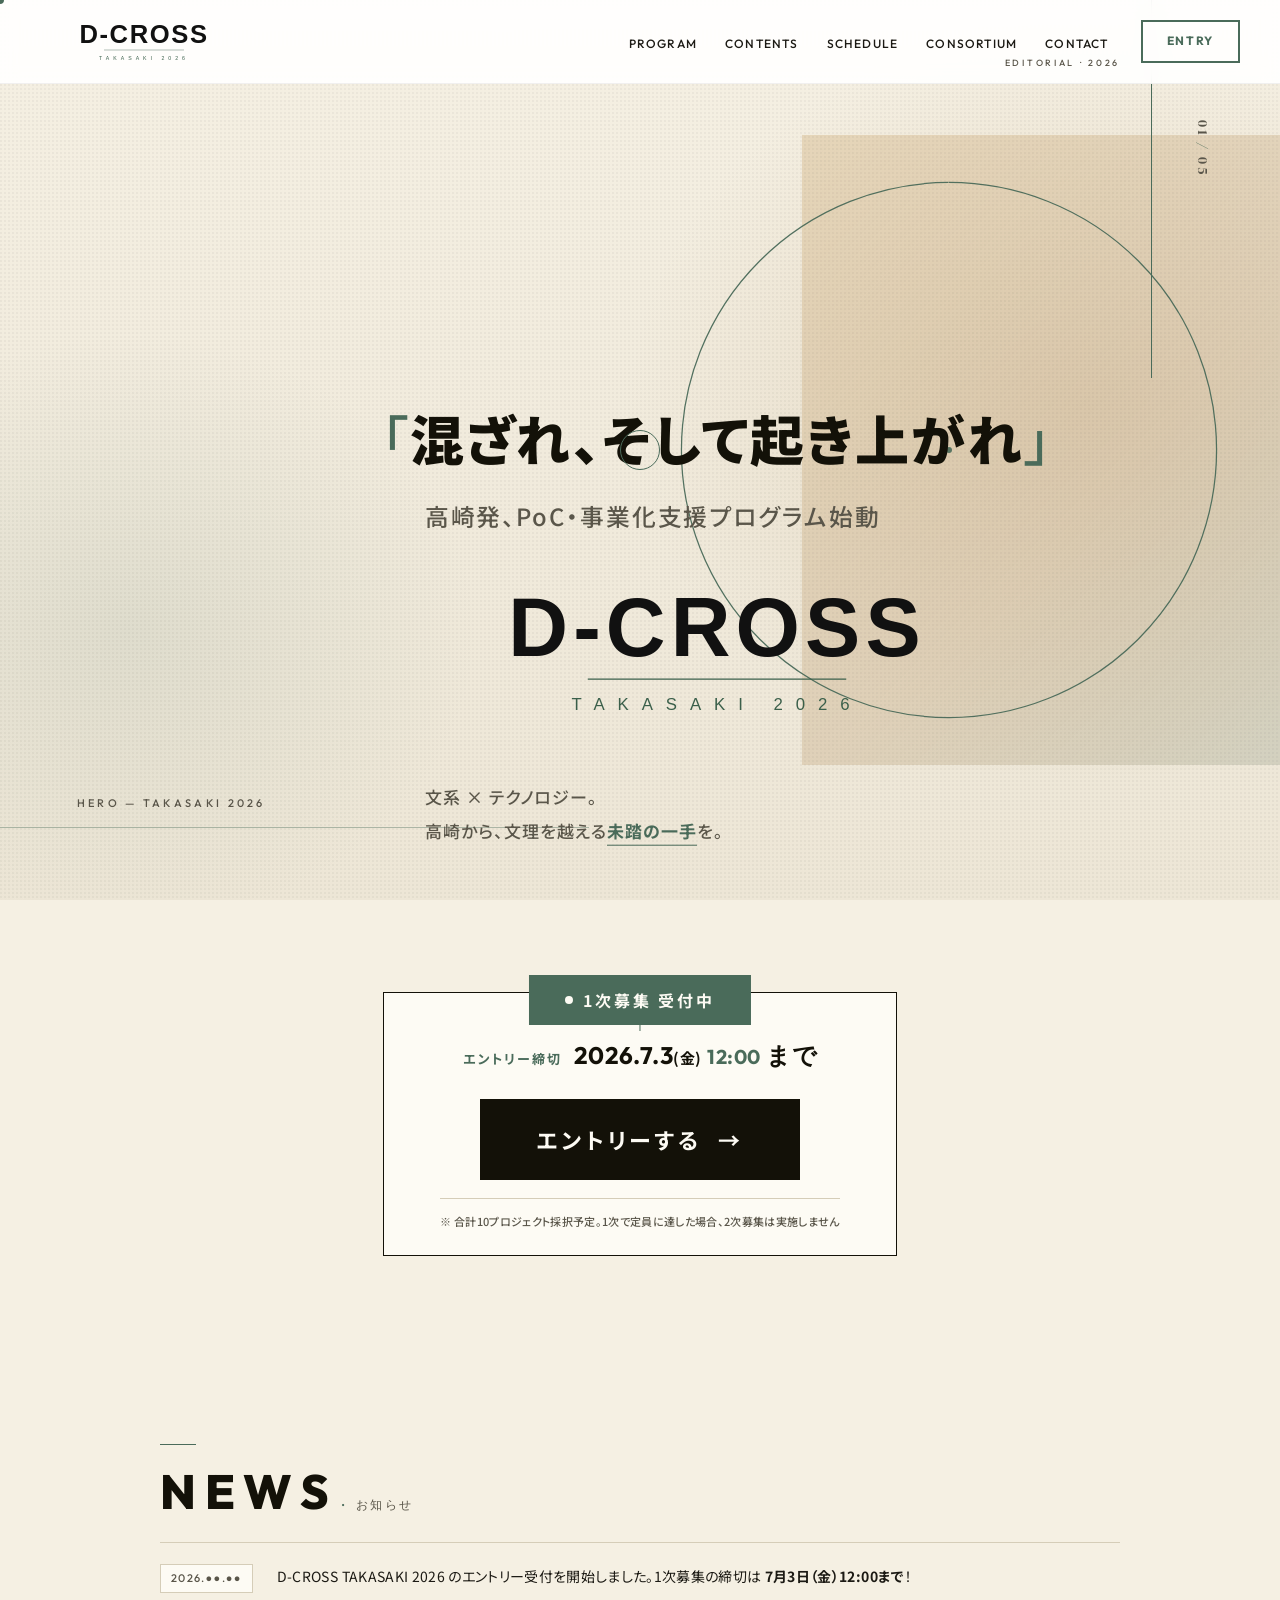
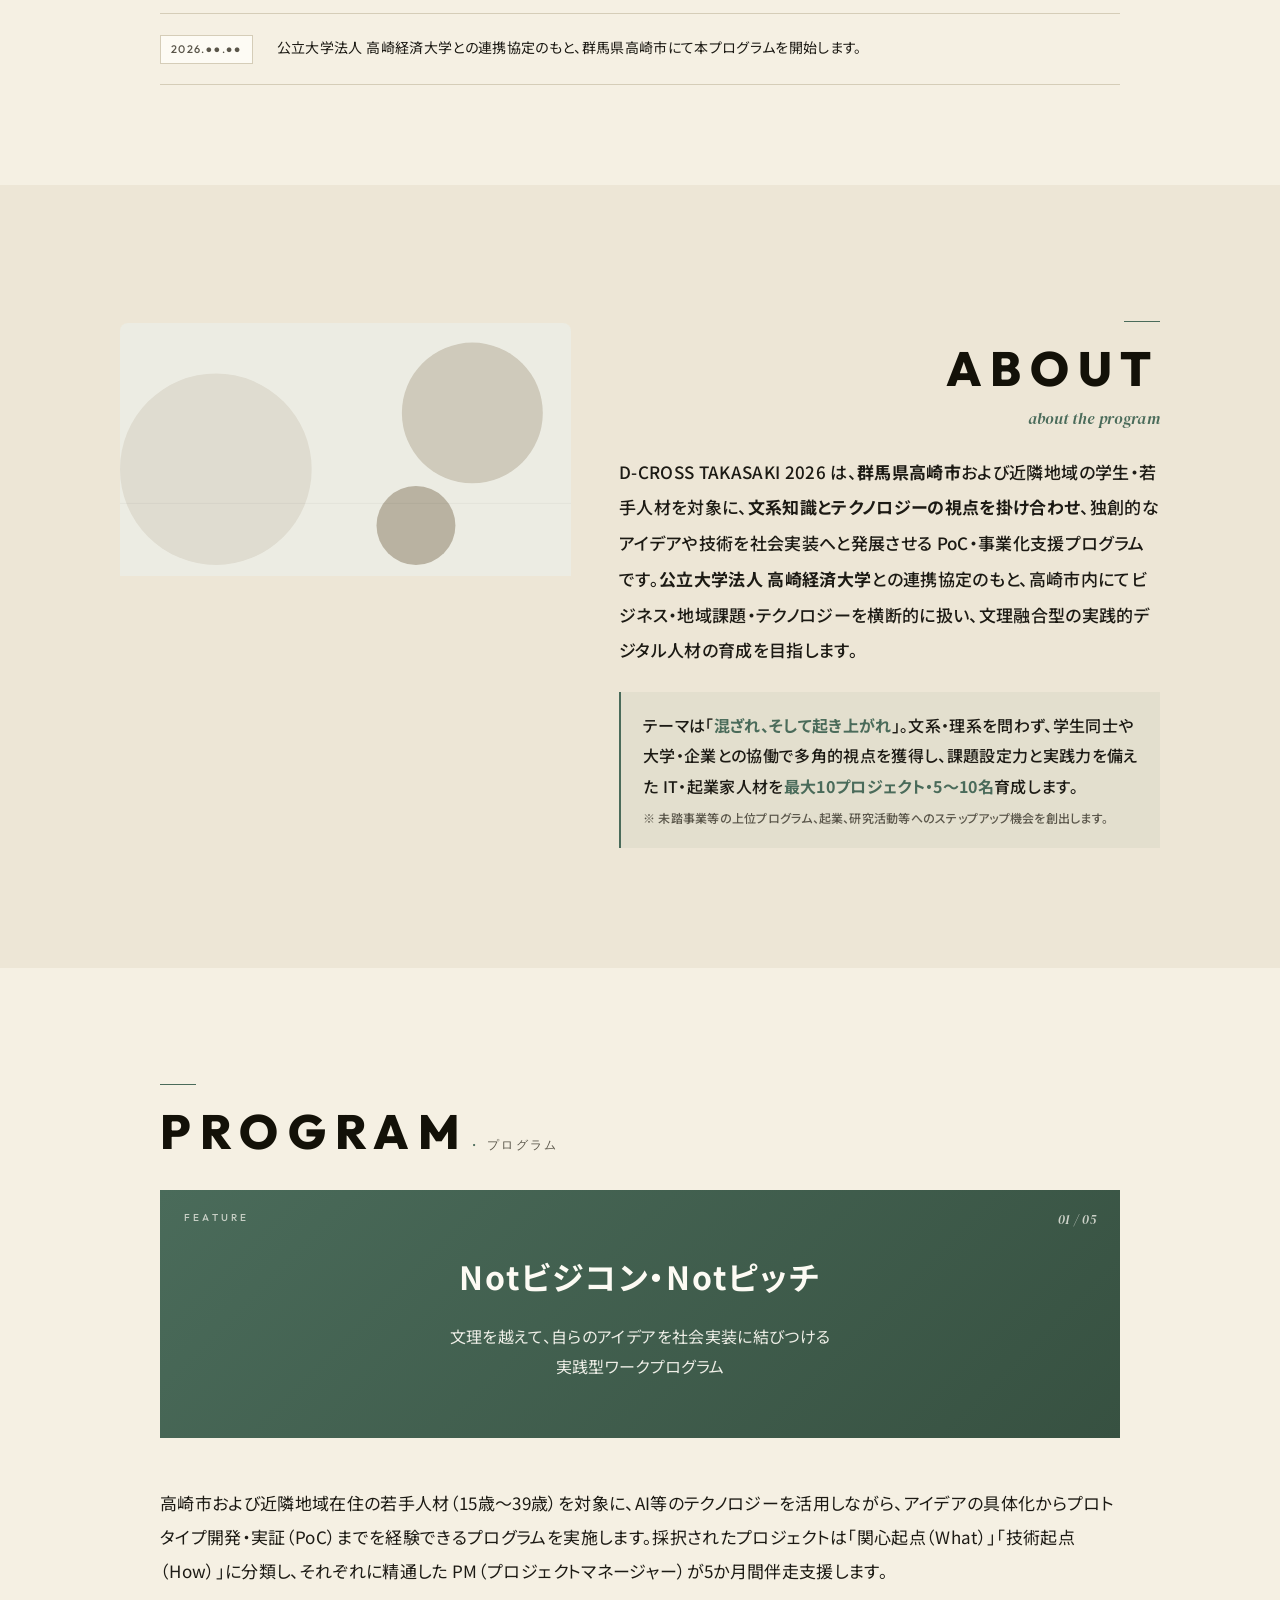
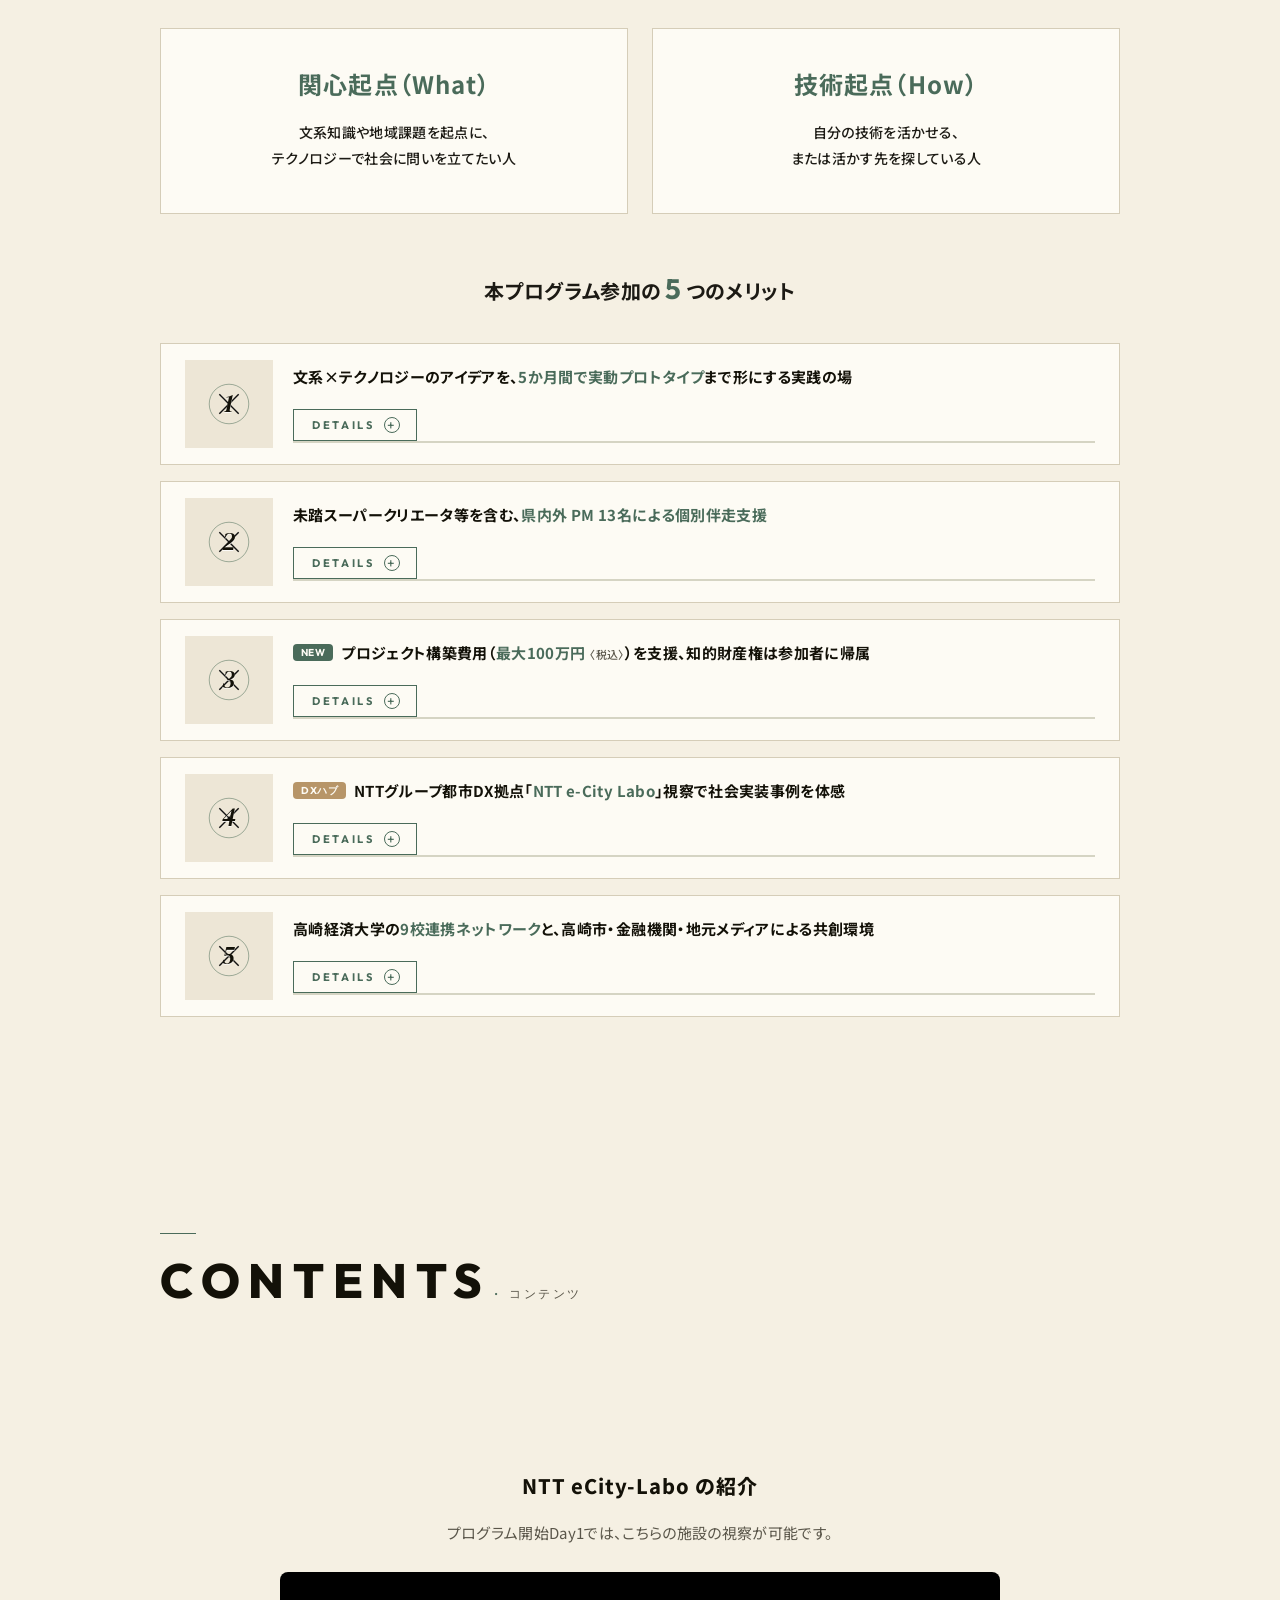
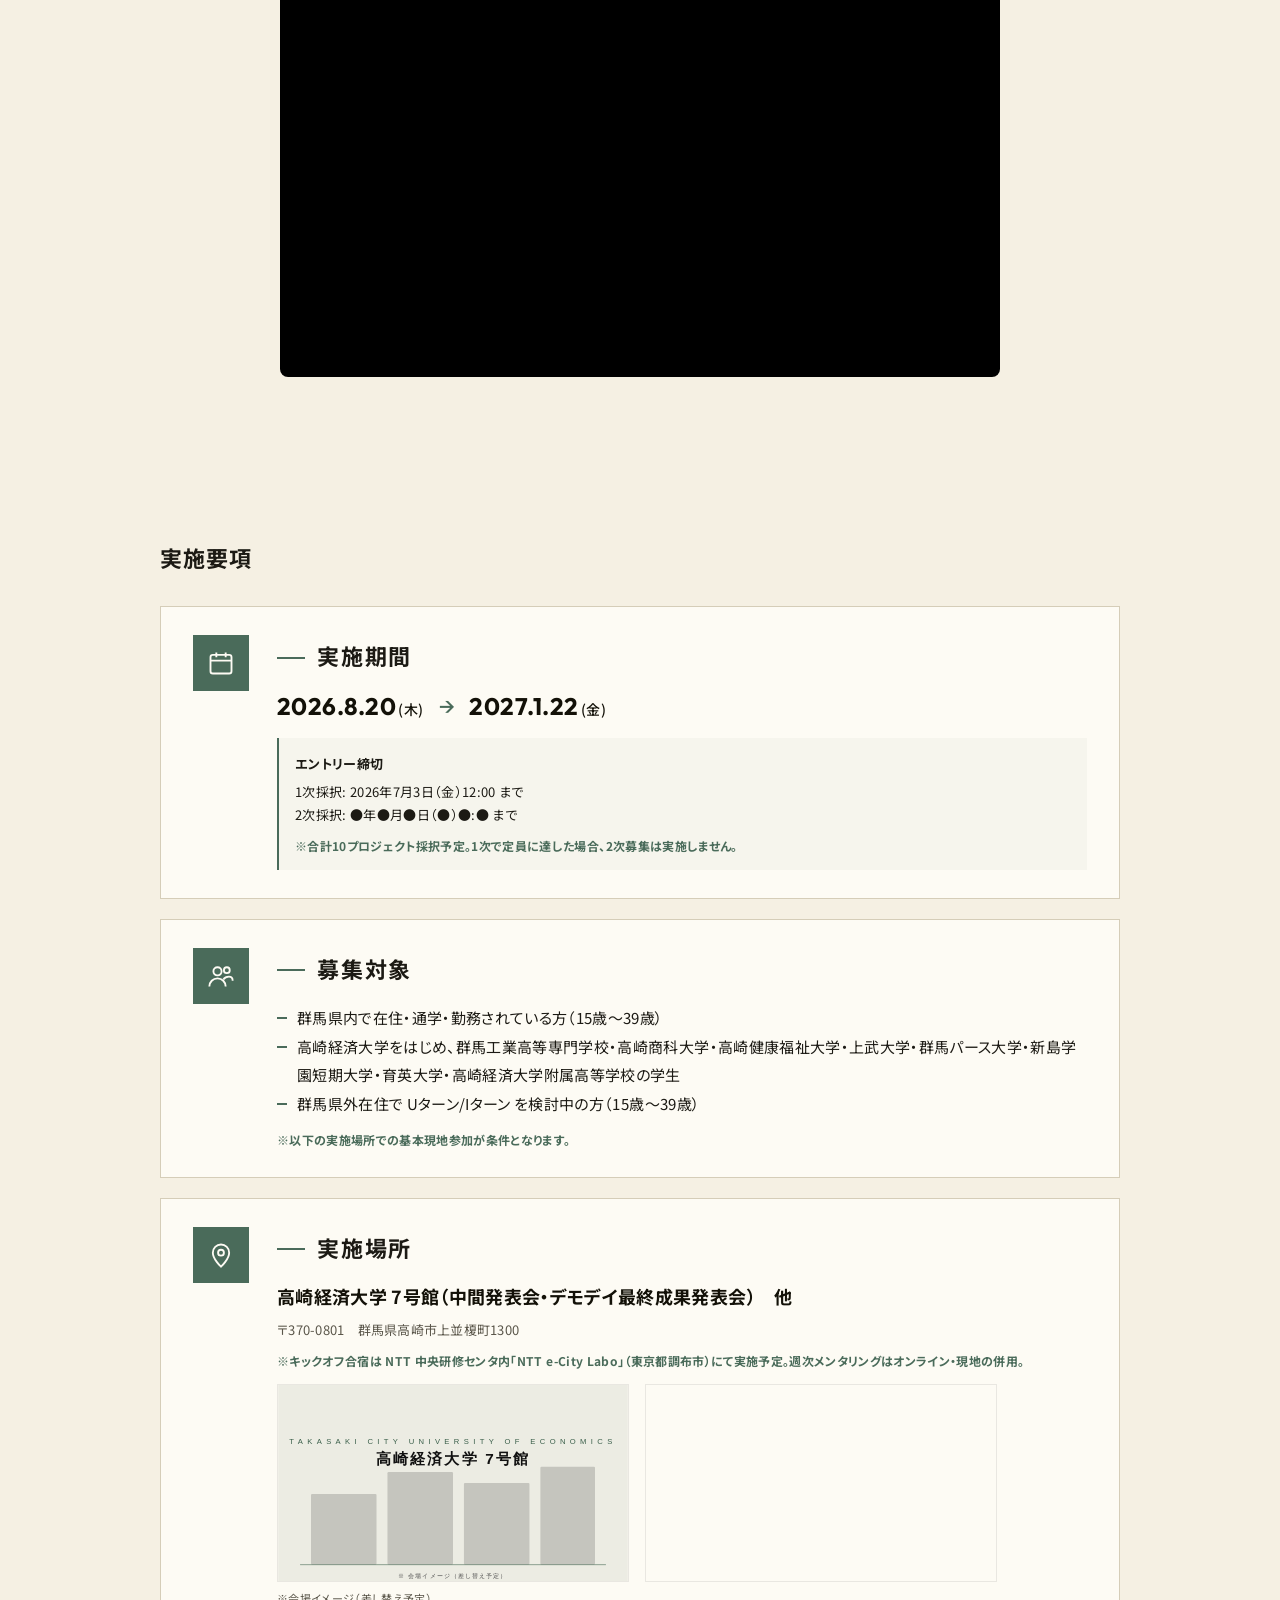
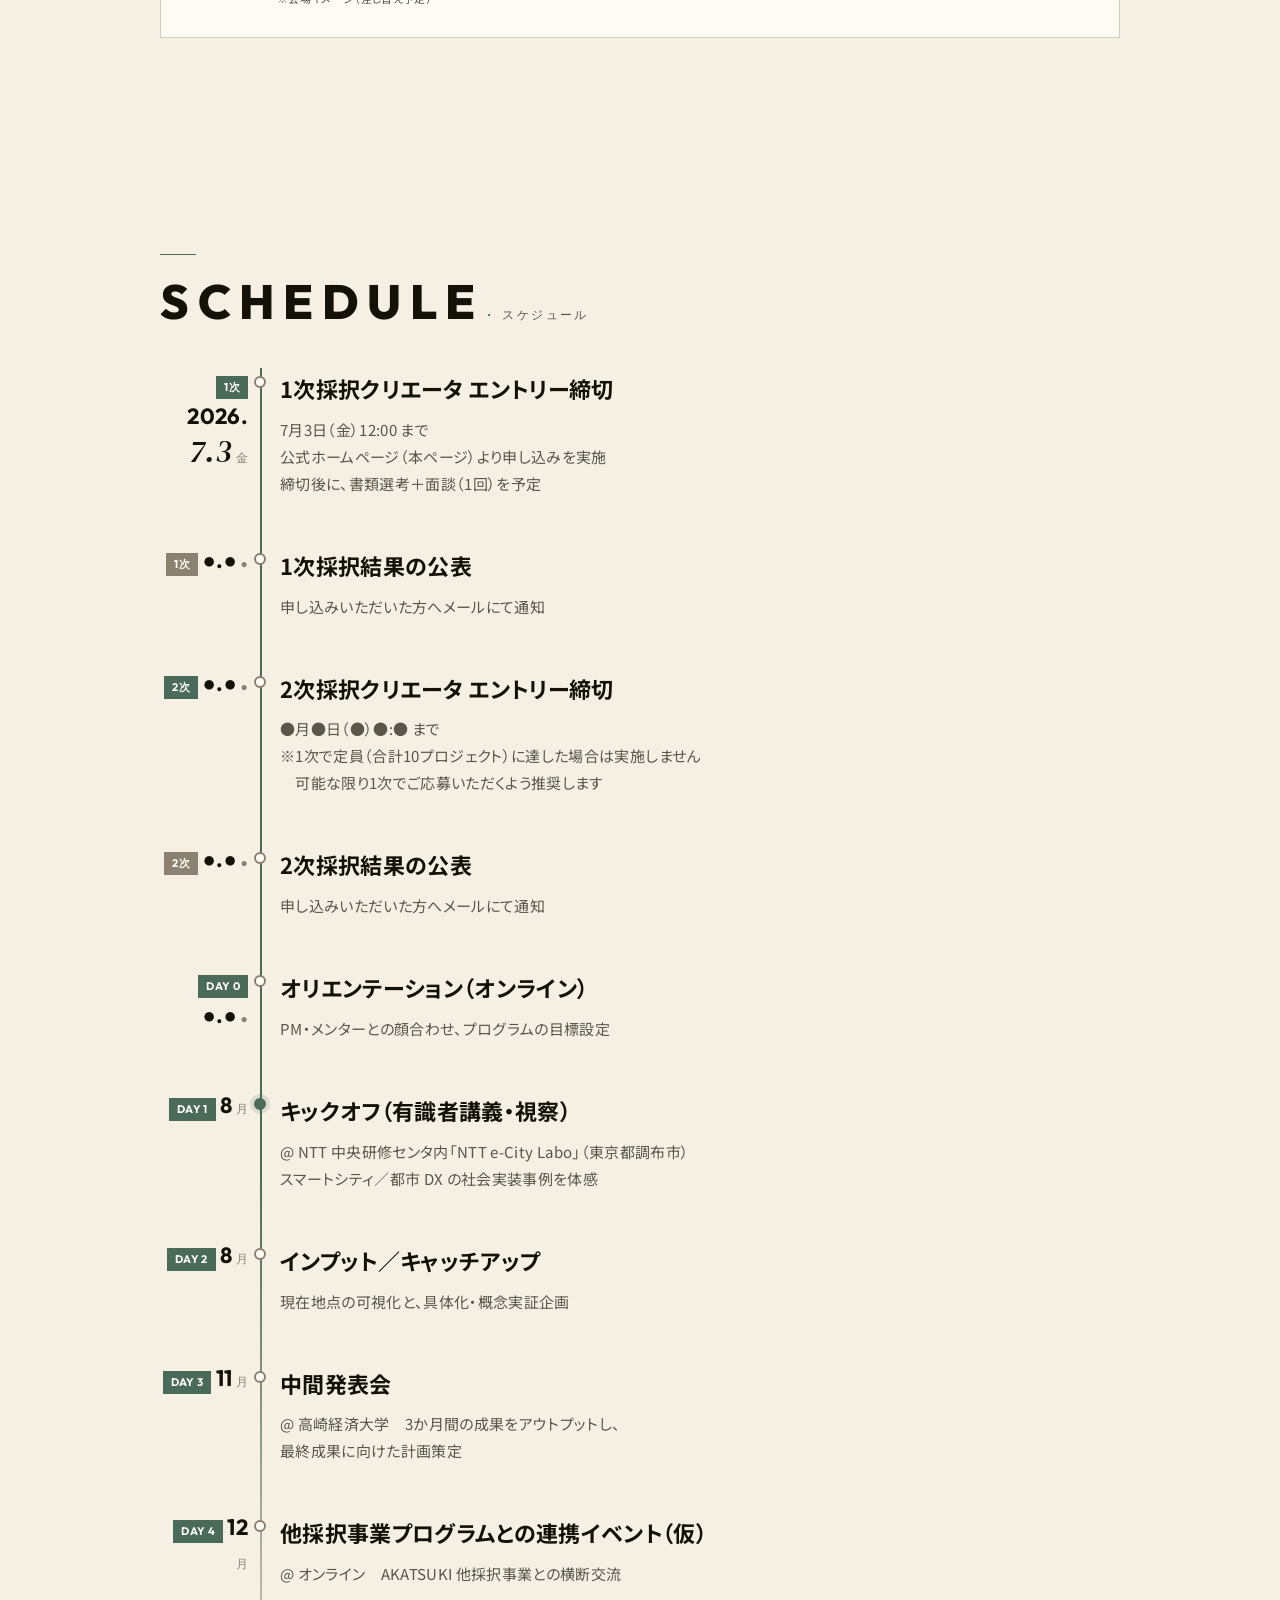
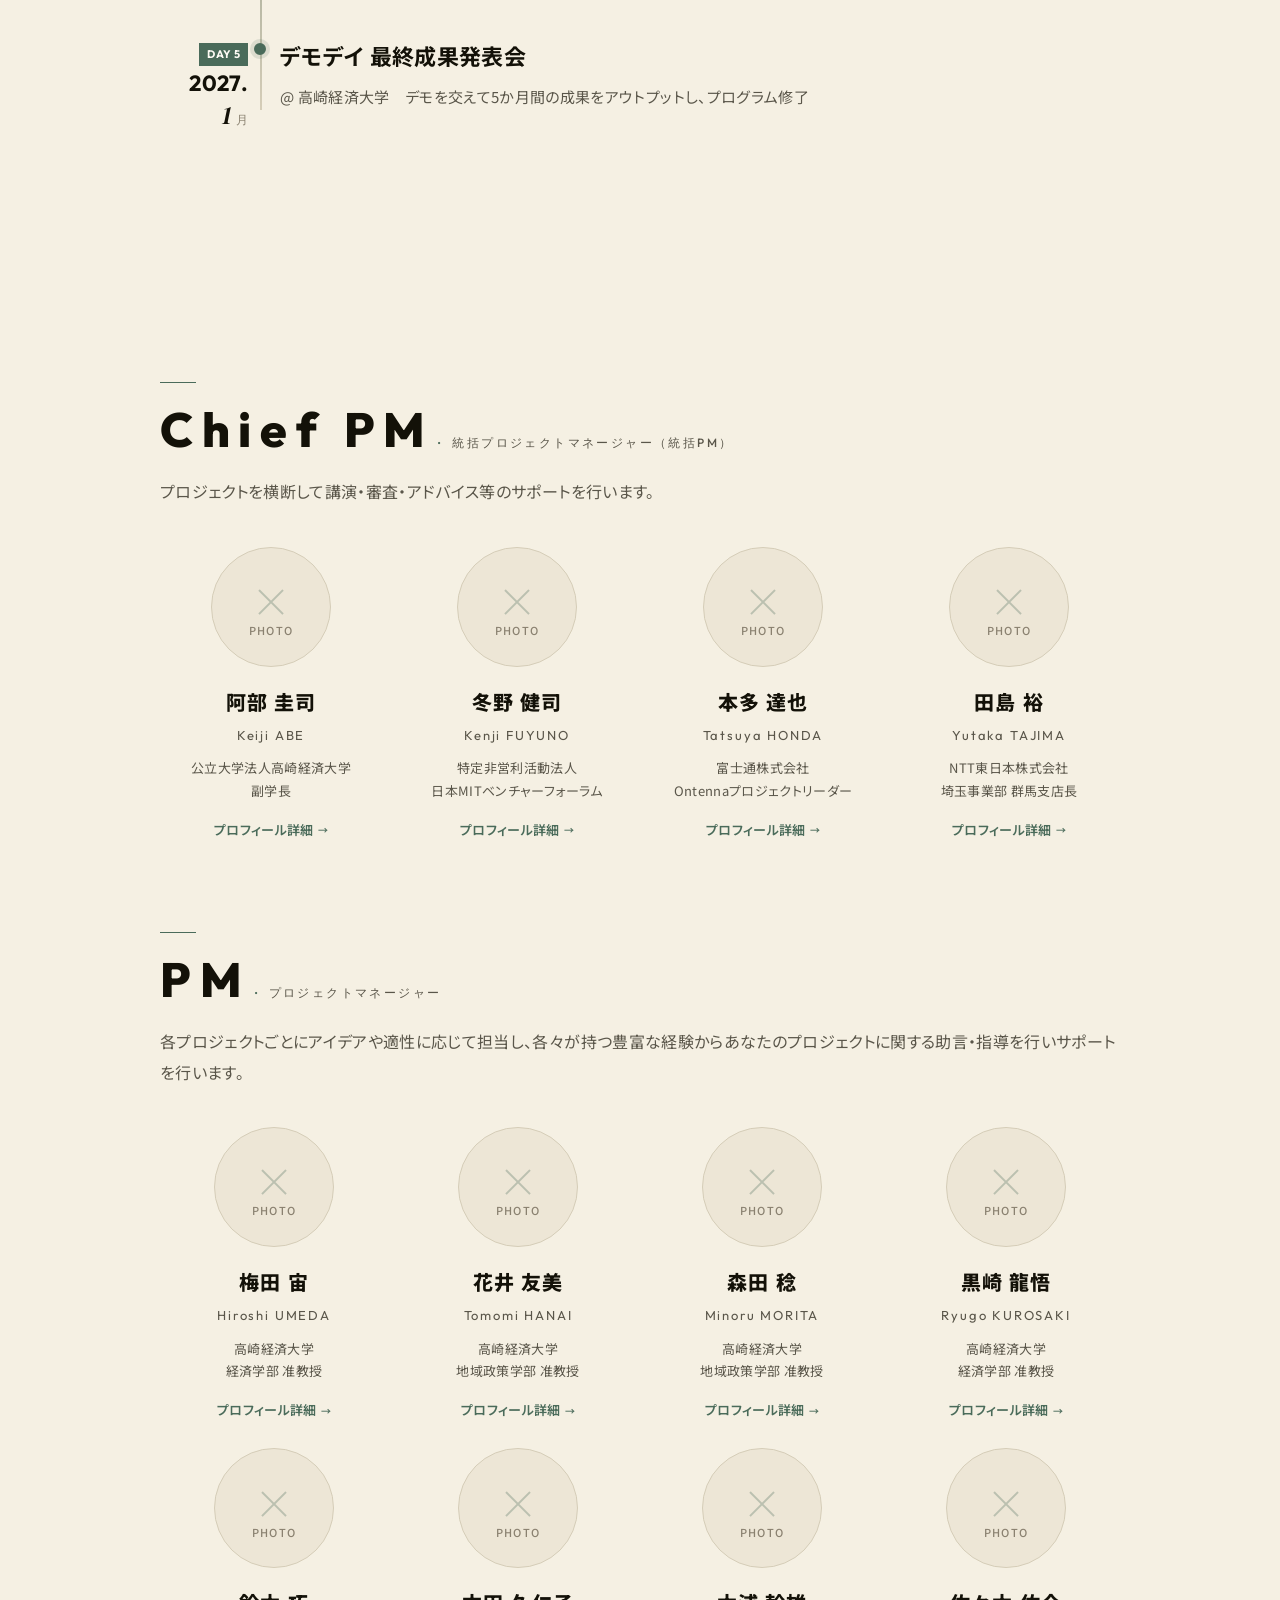
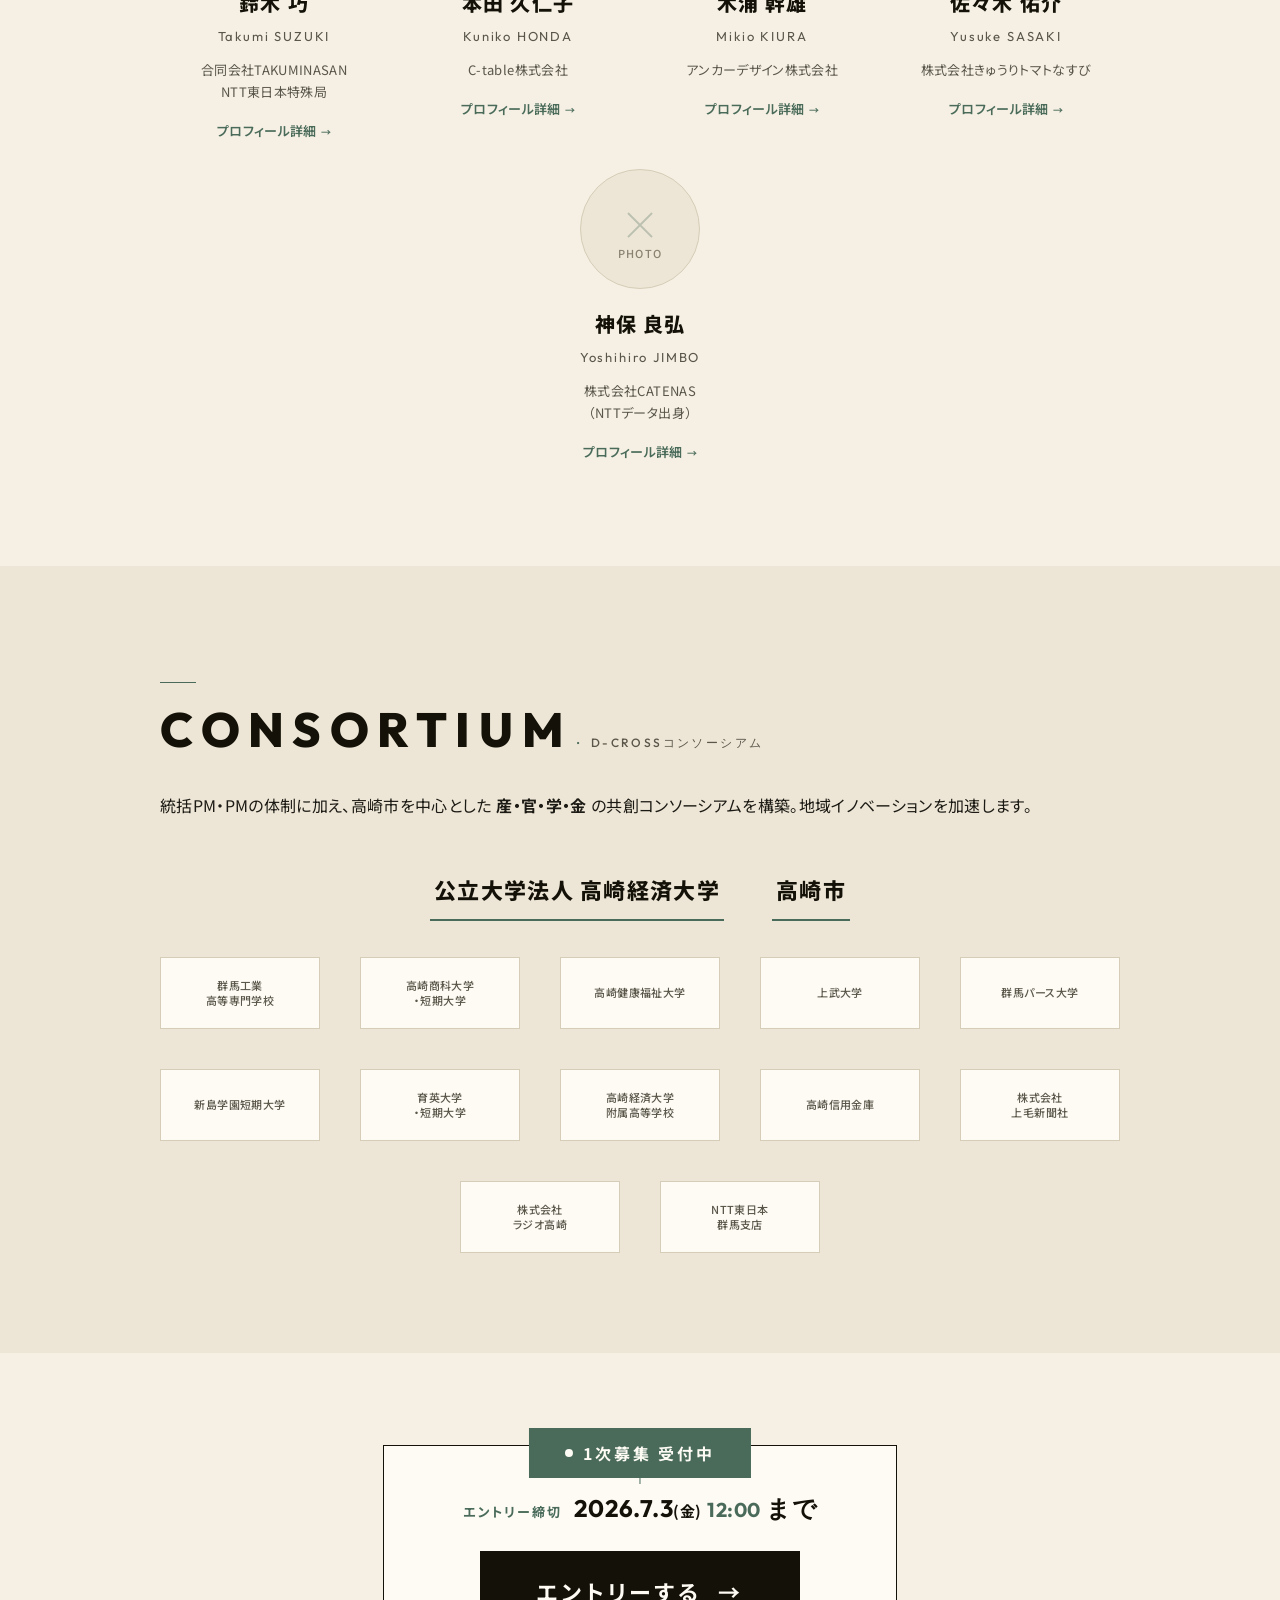
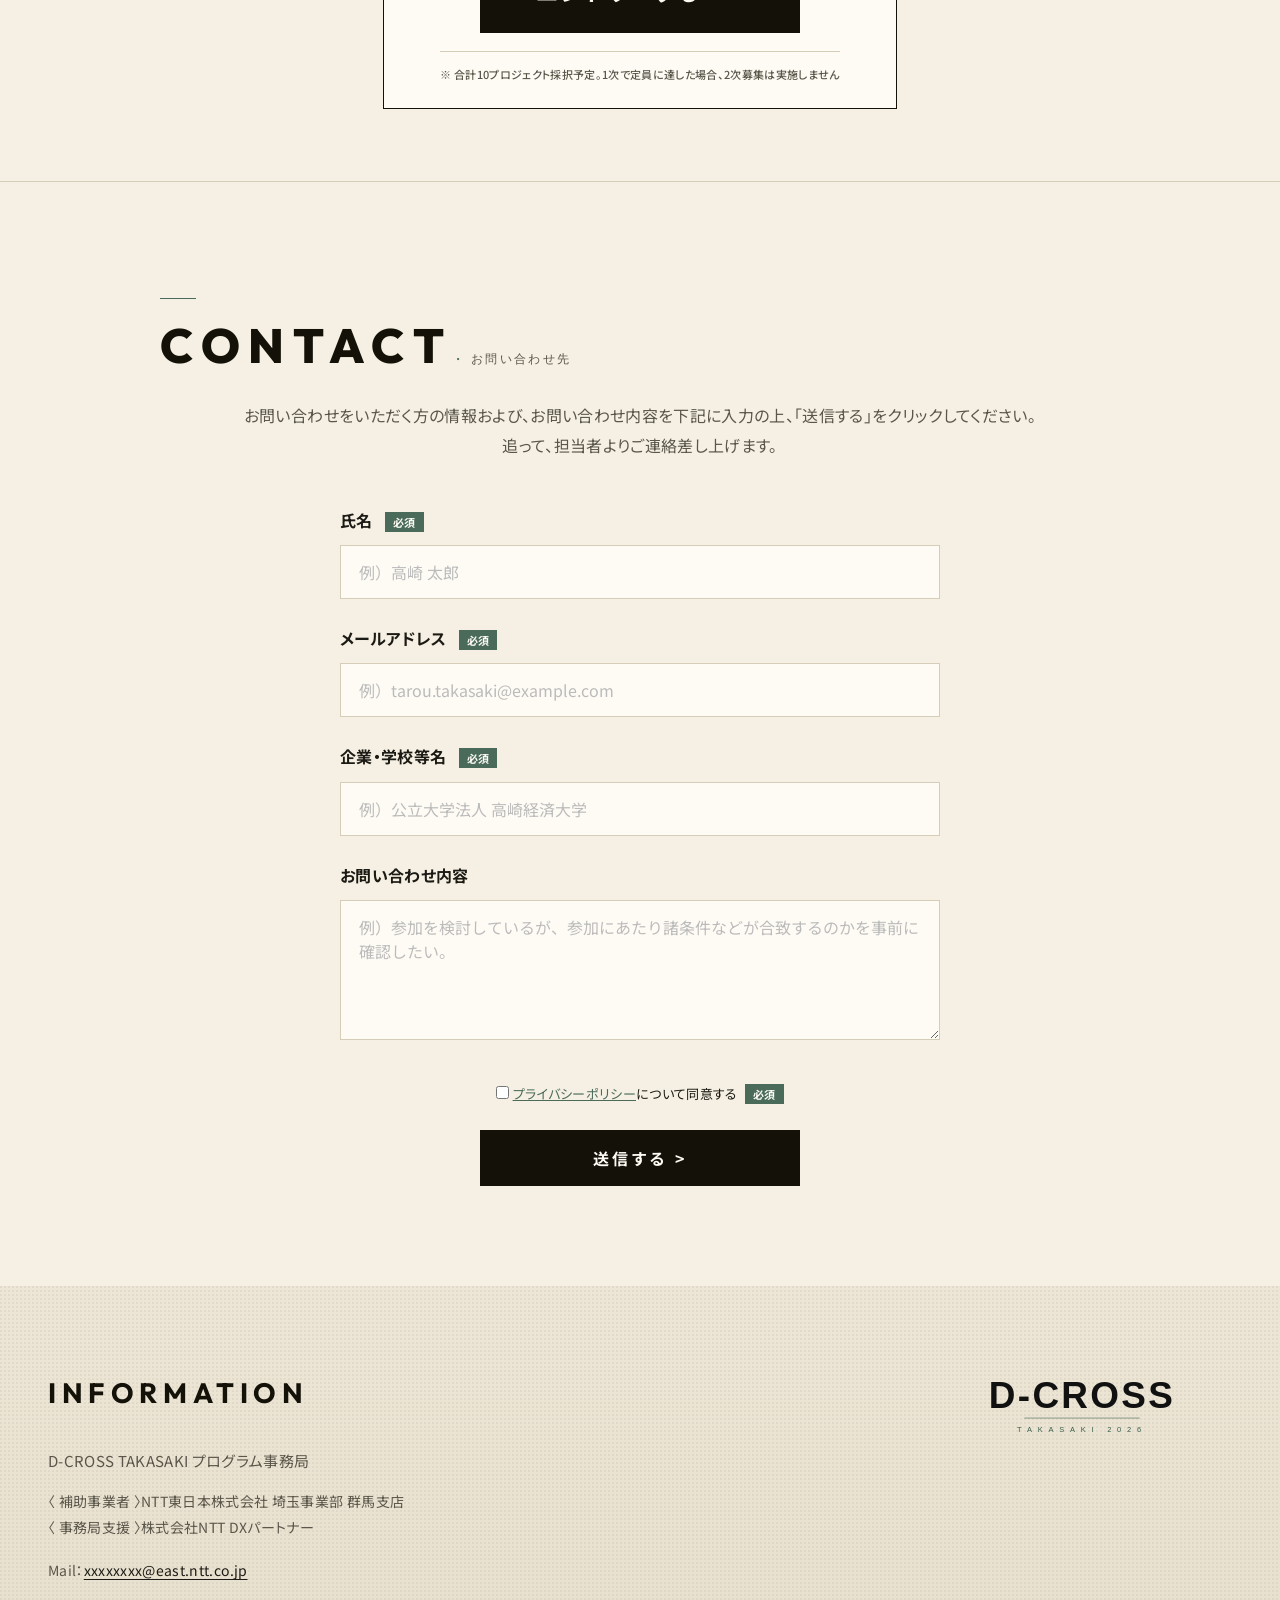
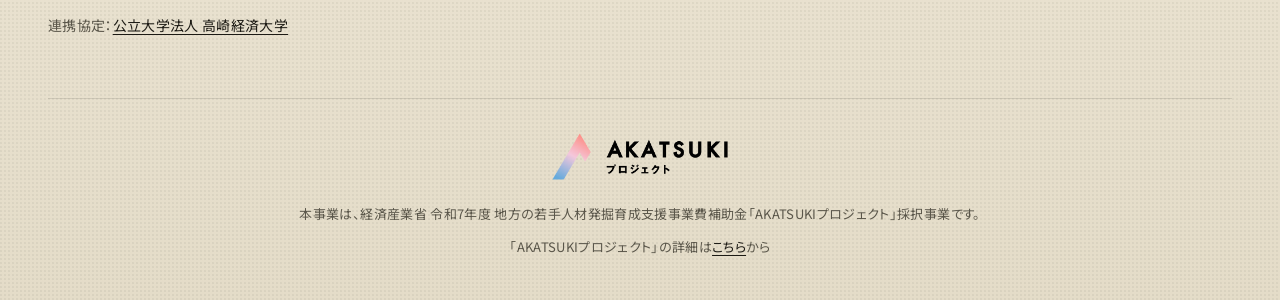
<file: index.html>
<!DOCTYPE html>
<html lang="ja">
<head>
  <meta charset="UTF-8">
  <meta name="viewport" content="width=device-width, initial-scale=1.0">
  <title>D-CROSS TAKASAKI 2026 | 高崎イノベーション・プログラム</title>
  <meta name="description" content="群馬県高崎市の学生・若手人材を対象に、文系知識 × テクノロジーの視点を掛け合わせ、独創的なアイデアや技術を社会実装へと発展させるPoC・事業化支援プログラム。開発支援金最大100万円。">
  <link rel="preconnect" href="https://fonts.googleapis.com">
  <link rel="preconnect" href="https://fonts.gstatic.com" crossorigin>
  <link href="https://fonts.googleapis.com/css2?family=Outfit:wght@400;500;600;700;800;900&family=Manrope:wght@400;500;600;700;800&family=Noto+Sans+JP:wght@400;500;700;900&family=Shippori+Mincho:wght@500;700;800&family=DM+Serif+Display:ital@0;1&display=swap" rel="stylesheet">
  <link rel="stylesheet" href="css/style.css">
</head>
<body>

<!-- Custom Cursor -->
<div class="cursor-dot" id="cursorDot" aria-hidden="true"></div>
<div class="cursor-ring" id="cursorRing" aria-hidden="true"></div>

<!-- HEADER -->
<header>
  <a href="#" class="header-logo">
    <img src="assets/images/logo-d-cross.svg" alt="D-CROSS TAKASAKI 2026" class="header-logo-img">
  </a>
  <button class="nav-toggle" id="navToggle" aria-label="メニュー"><span></span><span></span><span></span></button>
  <div class="header-right">
    <nav>
      <ul>
        <li><a href="#program">PROGRAM</a></li>
        <li><a href="#contents">CONTENTS</a></li>
        <li><a href="#schedule">SCHEDULE</a></li>
        <li><a href="#consortium">CONSORTIUM</a></li>
        <li><a href="#contact">CONTACT</a></li>
      </ul>
    </nav>
    <a href="entry.html" class="header-entry">ENTRY</a>
  </div>
</header>

<!-- MOBILE NAV -->
<div class="mobile-nav" id="mobileNav">
  <ul>
    <li><a href="#program">PROGRAM</a></li>
    <li><a href="#contents">CONTENTS</a></li>
    <li><a href="#schedule">SCHEDULE</a></li>
    <li><a href="#consortium">CONSORTIUM</a></li>
    <li><a href="#contact">CONTACT</a></li>
  </ul>
  <div class="mobile-nav-cta">
    <a href="entry.html" class="header-entry">ENTRY</a>
  </div>
</div>

<!-- HERO -->
<section class="hero">
  <div class="kv-stage" aria-hidden="true">
    <span class="kv-line kv-line-v"></span>
    <span class="kv-line kv-line-h"></span>
    <svg class="kv-circle" viewBox="0 0 540 540" preserveAspectRatio="xMidYMid meet">
      <circle cx="270" cy="270" r="258" fill="none" stroke="currentColor" stroke-width="1.2"/>
    </svg>
    <span class="kv-dot"></span>
    <span class="kv-index">01 <span class="kv-index-slash">/</span> 05</span>
    <span class="kv-label">HERO — TAKASAKI 2026</span>
  </div>
  <div class="hero-text">
    <p class="hero-catch">
      <span class="hero-catch-main"><span class="kv-reveal"><span class="q">「</span>混ざれ、そして起き上がれ<span class="q">」</span></span></span>
      <span class="hero-catch-sub"><span class="kv-reveal kv-reveal-2">高崎発、PoC・事業化支援プログラム始動</span></span>
    </p>
    <div class="hero-logo-wrap">
      <img src="assets/images/logo-d-cross.svg" alt="D-CROSS TAKASAKI 2026 高崎イノベーション・プログラム" class="hero-logo-img">
    </div>
    <p class="hero-tagline">
      文系 × テクノロジー。<br>
      高崎から、文理を越える<span class="hero-tagline-accent">未踏の一手</span>を。
    </p>
  </div>
</section>

<!-- HERO CTA -->
<div class="hero-cta-wrap">
  <a href="entry.html" class="hero-cta-box">
    <span class="cta-stage-ribbon">1次募集 受付中</span>
    <div class="cta-deadline-line">
      <span class="cta-deadline-label">エントリー締切</span>
      <span class="cta-deadline-main">2026.7.3<span class="dow">(金)</span> <span class="cta-deadline-time">12:00</span> まで</span>
    </div>
    <div class="cta-action">
      <span class="cta-action-label">エントリーする</span>
      <span class="cta-action-arrow">→</span>
    </div>
    <p class="cta-warning">※ 合計10プロジェクト採択予定。1次で定員に達した場合、2次募集は実施しません</p>
  </a>
</div>

<!-- NEWS -->
<section class="section" id="news">
  <div class="section-inner fade-in">
    <div class="section-heading">
      <span class="section-heading-en">NEWS</span>
      <p class="section-heading-ja">お知らせ</p>
    </div>
    <div class="news-list">
      <div class="news-item">
        <span class="news-date">2026.●●.●●</span>
        <p>D-CROSS TAKASAKI 2026 のエントリー受付を開始しました。1次募集の締切は <strong>7月3日（金）12:00まで</strong>！</p>
      </div>
      <div class="news-item">
        <span class="news-date">2026.●●.●●</span>
        <p>公立大学法人 高崎経済大学との連携協定のもと、群馬県高崎市にて本プログラムを開始します。</p>
      </div>
    </div>
  </div>
</section>

<!-- ABOUT -->
<section class="about-section" id="about">
  <div class="about-inner fade-in">
    <div class="about-visual">
      <div class="about-video">
        <img src="assets/images/about-bg.svg" alt="D-CROSS TAKASAKI 2026 イメージ" style="width:100%; height:100%; object-fit:cover;">
      </div>
    </div>
    <div class="about-text-block">
      <div class="section-heading">
        <span class="section-heading-en">ABOUT</span>
      </div>
      <p>D-CROSS TAKASAKI 2026 は、<strong>群馬県高崎市</strong>および近隣地域の学生・若手人材を対象に、<strong>文系知識とテクノロジーの視点を掛け合わせ</strong>、独創的なアイデアや技術を社会実装へと発展させる PoC・事業化支援プログラムです。<strong>公立大学法人 高崎経済大学</strong>との連携協定のもと、高崎市内にてビジネス・地域課題・テクノロジーを横断的に扱い、文理融合型の実践的デジタル人材の育成を目指します。</p>
      <p class="about-highlight">テーマは「<strong>混ざれ、そして起き上がれ</strong>」。文系・理系を問わず、学生同士や大学・企業との協働で多角的視点を獲得し、課題設定力と実践力を備えた IT・起業家人材を<strong>最大10プロジェクト・5〜10名</strong>育成します。<span class="about-highlight-note">※ 未踏事業等の上位プログラム、起業、研究活動等へのステップアップ機会を創出します。</span></p>
    </div>
  </div>
</section>

<!-- PROGRAM -->
<section class="section" id="program">
  <div class="section-inner">
    <div class="section-heading fade-in">
      <span class="section-heading-en">PROGRAM</span>
      <p class="section-heading-ja">プログラム</p>
    </div>

    <div class="program-banner fade-in" style="margin-top: 32px;">
      <h3>Notビジコン・Notピッチ</h3>
      <p>文理を越えて、自らのアイデアを社会実装に結びつける<br>実践型ワークプログラム</p>
    </div>

    <p class="section-desc fade-in">高崎市および近隣地域在住の若手人材（15歳〜39歳）を対象に、AI等のテクノロジーを活用しながら、アイデアの具体化からプロトタイプ開発・実証（PoC）までを経験できるプログラムを実施します。採択されたプロジェクトは「関心起点（What）」「技術起点（How）」に分類し、それぞれに精通した PM（プロジェクトマネージャー）が5か月間伴走支援します。</p>

    <div class="approach-cards fade-in">
      <div class="approach-card what">
        <span class="approach-card-label">関心起点（What）</span>
        <h4>文系知識や地域課題を起点に、<br>テクノロジーで社会に問いを立てたい人</h4>
      </div>
      <div class="approach-card how">
        <span class="approach-card-label">技術起点（How）</span>
        <h4>自分の技術を活かせる、<br>または活かす先を探している人</h4>
      </div>
    </div>

    <p class="merits-heading fade-in">本プログラム参加の<span class="merits-heading-num">5</span>つのメリット</p>
    <div class="merits-list fade-in">
      <div class="merit-item" data-merit>
        <span class="merit-icon"><img src="assets/images/cross-symbol.svg" alt=""><span class="merit-num">1</span></span>
        <div class="merit-content">
          <h5>文系×テクノロジーのアイデアを、<strong>5か月間で実動プロトタイプ</strong>まで形にする実践の場</h5>
          <button class="merit-toggle" type="button">DETAILS<span class="merit-toggle-icon">+</span></button>
          <div class="merit-detail">
            <p>ユーザー検証・プロトタイプ開発・成果発表までを一貫して経験。プログラム修了時には実動するプロダクト、ピッチ経験、最終発表会（@高崎経済大学）での登壇実績が手元に残ります。</p>
          </div>
        </div>
      </div>
      <div class="merit-item" data-merit>
        <span class="merit-icon"><img src="assets/images/cross-symbol.svg" alt=""><span class="merit-num">2</span></span>
        <div class="merit-content">
          <h5>未踏スーパークリエータ等を含む、<strong>県内外 PM 13名による個別伴走支援</strong></h5>
          <button class="merit-toggle" type="button">DETAILS<span class="merit-toggle-icon">+</span></button>
          <div class="merit-detail">
            <p>高崎経済大学の研究者、NTT グループ、国内スタートアップの経営者・デザイナー等、文理を横断する PM 陣が週1回程度オンラインを活用しながら個別に伴走。アイデアがビジネスや人脈に届く仲間になる機会を提供します。</p>
          </div>
        </div>
      </div>
      <div class="merit-item" data-merit>
        <span class="merit-icon"><img src="assets/images/cross-symbol.svg" alt=""><span class="merit-num">3</span></span>
        <div class="merit-content">
          <h5><span class="merit-badge merit-badge-new">NEW</span>プロジェクト構築費用（<strong>最大100万円</strong><span class="merit-inline-note">〈税込〉</span>）を支援、知的財産権は参加者に帰属</h5>
          <button class="merit-toggle" type="button">DETAILS<span class="merit-toggle-icon">+</span></button>
          <div class="merit-detail">
            <p>プログラム期間中の開発に要する人件費＋国内旅費＋事務局指定の生成AIサービス利用料の三科目（すべて実費精算）への充当を基本とします。本プログラムの成果の知的財産権は参加者に帰属するので、安心してアイデアを具体化いただけます。</p>
          </div>
        </div>
      </div>
      <div class="merit-item" data-merit>
        <span class="merit-icon"><img src="assets/images/cross-symbol.svg" alt=""><span class="merit-num">4</span></span>
        <div class="merit-content">
          <h5><span class="merit-badge merit-badge-renew">DXハブ</span>NTTグループ都市DX拠点「<strong>NTT e-City Labo</strong>」視察で社会実装事例を体感</h5>
          <button class="merit-toggle" type="button">DETAILS<span class="merit-toggle-icon">+</span></button>
          <div class="merit-detail">
            <p>キックオフ合宿では東京都調布市の NTT 中央研修センタ内「NTT e-City Labo」を視察。スマートシティ／都市DXの社会実装事例を学び、自身のプロダクト構想に活かす機会を提供します。</p>
          </div>
        </div>
      </div>
      <div class="merit-item" data-merit>
        <span class="merit-icon"><img src="assets/images/cross-symbol.svg" alt=""><span class="merit-num">5</span></span>
        <div class="merit-content">
          <h5>高崎経済大学の<strong>9校連携ネットワーク</strong>と、高崎市・金融機関・地元メディアによる共創環境</h5>
          <button class="merit-toggle" type="button">DETAILS<span class="merit-toggle-icon">+</span></button>
          <div class="merit-detail">
            <p>高崎経済大学を起点に、群馬工業高等専門学校、高崎商科大学・短期大学、高崎健康福祉大学、上武大学、群馬パース大学、新島学園短期大学、育英大学・短期大学、高崎経済大学附属高等学校との学校間連携、さらに高崎市・高崎信用金庫・上毛新聞社・ラジオ高崎との共創環境を提供。デモデイ最終成果発表会はオープンイベントとして実施します。</p>
          </div>
        </div>
      </div>
    </div>
  </div>
</section>

<!-- CONTENTS -->
<section class="section" id="contents">
  <div class="section-inner">
    <div class="section-heading fade-in">
      <span class="section-heading-en">CONTENTS</span>
      <p class="section-heading-ja">コンテンツ</p>
    </div>
  </div>
</section>

<!-- NTT eCity-Labo 紹介 -->
<section class="talk-section fade-in">
  <h3>NTT eCity-Labo の紹介</h3>
  <p class="talk-intro">プログラム開始Day1では、こちらの施設の視察が可能です。</p>
  <div class="talk-image">
    <iframe width="560" height="315" src="https://www.youtube.com/embed/waGzfytAqOc?si=ZwrW3-Qjwob54xBf" title="NTT eCity-Labo の紹介" frameborder="0" allow="accelerometer; autoplay; clipboard-write; encrypted-media; gyroscope; picture-in-picture; web-share" referrerpolicy="strict-origin-when-cross-origin" allowfullscreen></iframe>
  </div>
</section>

<!-- 実施要項 -->
<section class="section" id="requirements">
  <div class="section-inner fade-in">
    <h3 class="req-title">実施要項</h3>
    <div class="req-cards">
      <div class="req-card">
        <div class="req-card-icon">
          <svg viewBox="0 0 24 24" fill="none" stroke="currentColor" stroke-width="1.6">
            <rect x="3" y="5" width="18" height="16" rx="2"/>
            <path d="M3 10h18M8 3v4M16 3v4"/>
          </svg>
        </div>
        <div class="req-card-body">
          <p class="req-card-label">実施期間</p>
          <p class="req-card-main">2026.8.20<span class="req-dow">(木)</span> <span class="req-arrow">→</span> 2027.1.22<span class="req-dow">(金)</span></p>
          <div class="req-card-notes">
            <p class="req-note-head">エントリー締切</p>
            <p>1次採択: 2026年7月3日（金）12:00 まで</p>
            <p>2次採択: ●年●月●日（●）●:● まで</p>
            <p class="req-note-warn">※合計10プロジェクト採択予定。1次で定員に達した場合、2次募集は実施しません。</p>
          </div>
        </div>
      </div>

      <div class="req-card">
        <div class="req-card-icon">
          <svg viewBox="0 0 24 24" fill="none" stroke="currentColor" stroke-width="1.6">
            <circle cx="9" cy="8" r="3.5"/>
            <path d="M2 21c0-3.8 3.1-7 7-7s7 3.2 7 7"/>
            <circle cx="17" cy="7" r="2.5"/>
            <path d="M14 15c1-1.5 2.8-2.5 4.8-2.5 2 0 3.2 1.5 3.2 3.5"/>
          </svg>
        </div>
        <div class="req-card-body">
          <p class="req-card-label">募集対象</p>
          <ul class="req-list">
            <li>群馬県内で在住・通学・勤務されている方（15歳〜39歳）</li>
            <li>高崎経済大学をはじめ、群馬工業高等専門学校・高崎商科大学・高崎健康福祉大学・上武大学・群馬パース大学・新島学園短期大学・育英大学・高崎経済大学附属高等学校の学生</li>
            <li>群馬県外在住で Uターン/Iターン を検討中の方（15歳〜39歳）</li>
          </ul>
          <p class="req-note-warn">※以下の実施場所での基本現地参加が条件となります。</p>
        </div>
      </div>

      <div class="req-card">
        <div class="req-card-icon">
          <svg viewBox="0 0 24 24" fill="none" stroke="currentColor" stroke-width="1.6">
            <path d="M12 22s7-6.5 7-12a7 7 0 0 0-14 0c0 5.5 7 12 7 12z"/>
            <circle cx="12" cy="10" r="2.5"/>
          </svg>
        </div>
        <div class="req-card-body">
          <p class="req-card-label">実施場所</p>
          <p class="req-card-main-sm">高崎経済大学 7号館（中間発表会・デモデイ最終成果発表会）　他</p>
          <p class="req-card-addr">〒370-0801　群馬県高崎市上並榎町1300</p>
          <p class="req-note-warn">※キックオフ合宿は NTT 中央研修センタ内「NTT e-City Labo」（東京都調布市）にて実施予定。週次メンタリングはオンライン・現地の併用。</p>
          <div class="req-venue-media">
            <figure class="req-venue-photo">
              <img src="assets/images/venue.svg" alt="高崎経済大学 会場イメージ">
              <figcaption>※会場イメージ（差し替え予定）</figcaption>
            </figure>
            <div class="req-card-map">
              <iframe src="https://www.google.com/maps/embed?pb=!1m18!1m12!1m3!1d3204.258!2d138.97!3d36.34!2m3!1f0!2f0!3f0!3m2!1i1024!2i768!4f13.1!3m3!1m2!1s0x0%3A0x0!2z6auY5bSO57WM5riI5aSn5a2m!5e0!3m2!1sja!2sjp!4v1776733772594!5m2!1sja!2sjp" loading="lazy" referrerpolicy="no-referrer-when-downgrade" allowfullscreen></iframe>
            </div>
          </div>
        </div>
      </div>
    </div>
  </div>
</section>

<!-- SCHEDULE -->
<section class="schedule-section" id="schedule">
  <div class="schedule-inner">
    <div class="section-heading fade-in">
      <span class="section-heading-en">SCHEDULE</span>
      <p class="section-heading-ja">スケジュール</p>
    </div>

    <div class="schedule-timeline fade-in">
      <div class="schedule-item">
        <div class="schedule-date-block">
          <span class="schedule-day-label">1次</span>
          <span class="schedule-date">2026.<br><strong style="font-size: 1.4em;">7.3</strong><small> 金</small></span>
        </div>
        <div class="schedule-content">
          <h3>1次採択クリエータ エントリー締切</h3>
          <p>7月3日（金）12:00 まで<br>公式ホームページ（本ページ）より申し込みを実施<br>締切後に、書類選考＋面談（1回）を予定</p>
        </div>
      </div>

      <div class="schedule-item">
        <div class="schedule-date-block">
          <span class="schedule-day-label gray">1次</span>
          <span class="schedule-date">●.●<small> ●</small></span>
        </div>
        <div class="schedule-content">
          <h3>1次採択結果の公表</h3>
          <p>申し込みいただいた方へメールにて通知</p>
        </div>
      </div>

      <div class="schedule-item">
        <div class="schedule-date-block">
          <span class="schedule-day-label">2次</span>
          <span class="schedule-date">●.●<small> ●</small></span>
        </div>
        <div class="schedule-content">
          <h3>2次採択クリエータ エントリー締切</h3>
          <p>●月●日（●）●:● まで<br>※1次で定員（合計10プロジェクト）に達した場合は実施しません<br>　可能な限り1次でご応募いただくよう推奨します</p>
        </div>
      </div>

      <div class="schedule-item">
        <div class="schedule-date-block">
          <span class="schedule-day-label gray">2次</span>
          <span class="schedule-date">●.●<small> ●</small></span>
        </div>
        <div class="schedule-content">
          <h3>2次採択結果の公表</h3>
          <p>申し込みいただいた方へメールにて通知</p>
        </div>
      </div>

      <div class="schedule-item">
        <div class="schedule-date-block">
          <span class="schedule-day-label">DAY 0</span>
          <span class="schedule-date">●.●<small> ●</small></span>
        </div>
        <div class="schedule-content">
          <h3>オリエンテーション（オンライン）</h3>
          <p>PM・メンターとの顔合わせ、プログラムの目標設定</p>
        </div>
      </div>

      <div class="schedule-item active">
        <div class="schedule-date-block">
          <span class="schedule-day-label">DAY 1</span>
          <span class="schedule-date">8<small> 月</small></span>
        </div>
        <div class="schedule-content">
          <h3>キックオフ（有識者講義・視察）</h3>
          <p>@ NTT 中央研修センタ内「NTT e-City Labo」（東京都調布市）<br>スマートシティ／都市 DX の社会実装事例を体感</p>
        </div>
      </div>

      <div class="schedule-item">
        <div class="schedule-date-block">
          <span class="schedule-day-label">DAY 2</span>
          <span class="schedule-date">8<small> 月</small></span>
        </div>
        <div class="schedule-content">
          <h3>インプット／キャッチアップ</h3>
          <p>現在地点の可視化と、具体化・概念実証企画</p>
        </div>
      </div>

      <div class="schedule-item">
        <div class="schedule-date-block">
          <span class="schedule-day-label">DAY 3</span>
          <span class="schedule-date">11<small> 月</small></span>
        </div>
        <div class="schedule-content">
          <h3>中間発表会</h3>
          <p>@ 高崎経済大学　3か月間の成果をアウトプットし、<br>最終成果に向けた計画策定</p>
        </div>
      </div>

      <div class="schedule-item">
        <div class="schedule-date-block">
          <span class="schedule-day-label">DAY 4</span>
          <span class="schedule-date">12<small> 月</small></span>
        </div>
        <div class="schedule-content">
          <h3>他採択事業プログラムとの連携イベント（仮）</h3>
          <p>@ オンライン　AKATSUKI 他採択事業との横断交流</p>
        </div>
      </div>

      <div class="schedule-item active">
        <div class="schedule-date-block">
          <span class="schedule-day-label">DAY 5</span>
          <span class="schedule-date">2027.<br><strong style="font-size: 1.2em;">1</strong><small> 月</small></span>
        </div>
        <div class="schedule-content">
          <h3>デモデイ 最終成果発表会</h3>
          <p>@ 高崎経済大学　デモを交えて5か月間の成果をアウトプットし、プログラム修了</p>
        </div>
      </div>
    </div>
  </div>
</section>

<!-- PM -->
<section class="pm-section" id="pm">
  <div class="pm-inner">
    <!-- 統括PM -->
    <div class="section-heading fade-in">
      <span class="section-heading-en">Chief PM</span>
      <p class="section-heading-ja">統括プロジェクトマネージャー（統括PM）</p>
    </div>
    <p class="pm-section-desc fade-in">プロジェクトを横断して講演・審査・アドバイス等のサポートを行います。</p>

    <div class="pm-grid fade-in">
      <div class="pm-card" data-pm="abe">
        <div class="pm-photo"><span>PHOTO</span></div>
        <p class="pm-name">阿部 圭司</p>
        <p class="pm-name-en">Keiji ABE</p>
        <p class="pm-org">公立大学法人高崎経済大学<br>副学長</p>
        <a href="#" class="pm-detail">プロフィール詳細</a>
      </div>
      <div class="pm-card" data-pm="fuyuno">
        <div class="pm-photo"><span>PHOTO</span></div>
        <p class="pm-name">冬野 健司</p>
        <p class="pm-name-en">Kenji FUYUNO</p>
        <p class="pm-org">特定非営利活動法人<br>日本MITベンチャーフォーラム</p>
        <a href="#" class="pm-detail">プロフィール詳細</a>
      </div>
      <div class="pm-card" data-pm="honda_t">
        <div class="pm-photo"><span>PHOTO</span></div>
        <p class="pm-name">本多 達也</p>
        <p class="pm-name-en">Tatsuya HONDA</p>
        <p class="pm-org">富士通株式会社<br>Ontennaプロジェクトリーダー</p>
        <a href="#" class="pm-detail">プロフィール詳細</a>
      </div>
      <div class="pm-card" data-pm="tajima">
        <div class="pm-photo"><span>PHOTO</span></div>
        <p class="pm-name">田島 裕</p>
        <p class="pm-name-en">Yutaka TAJIMA</p>
        <p class="pm-org">NTT東日本株式会社<br>埼玉事業部 群馬支店長</p>
        <a href="#" class="pm-detail">プロフィール詳細</a>
      </div>
    </div>

    <!-- PM -->
    <div class="section-heading fade-in" style="margin-top: 64px;">
      <span class="section-heading-en">PM</span>
      <p class="section-heading-ja">プロジェクトマネージャー</p>
    </div>
    <p class="pm-section-desc fade-in">各プロジェクトごとにアイデアや適性に応じて担当し、各々が持つ豊富な経験からあなたのプロジェクトに関する助言・指導を行いサポートを行います。</p>

    <div class="pm-grid pm-grid-4 fade-in">
      <div class="pm-card" data-pm="umeda">
        <div class="pm-photo"><span>PHOTO</span></div>
        <p class="pm-name">梅田 宙</p>
        <p class="pm-name-en">Hiroshi UMEDA</p>
        <p class="pm-org">高崎経済大学<br>経済学部 准教授</p>
        <a href="#" class="pm-detail">プロフィール詳細</a>
      </div>
      <div class="pm-card" data-pm="hanai">
        <div class="pm-photo"><span>PHOTO</span></div>
        <p class="pm-name">花井 友美</p>
        <p class="pm-name-en">Tomomi HANAI</p>
        <p class="pm-org">高崎経済大学<br>地域政策学部 准教授</p>
        <a href="#" class="pm-detail">プロフィール詳細</a>
      </div>
      <div class="pm-card" data-pm="morita">
        <div class="pm-photo"><span>PHOTO</span></div>
        <p class="pm-name">森田 稔</p>
        <p class="pm-name-en">Minoru MORITA</p>
        <p class="pm-org">高崎経済大学<br>地域政策学部 准教授</p>
        <a href="#" class="pm-detail">プロフィール詳細</a>
      </div>
      <div class="pm-card" data-pm="kurosaki">
        <div class="pm-photo"><span>PHOTO</span></div>
        <p class="pm-name">黒崎 龍悟</p>
        <p class="pm-name-en">Ryugo KUROSAKI</p>
        <p class="pm-org">高崎経済大学<br>経済学部 准教授</p>
        <a href="#" class="pm-detail">プロフィール詳細</a>
      </div>
      <div class="pm-card" data-pm="suzuki">
        <div class="pm-photo"><span>PHOTO</span></div>
        <p class="pm-name">鈴木 巧</p>
        <p class="pm-name-en">Takumi SUZUKI</p>
        <p class="pm-org">合同会社TAKUMINASAN<br>NTT東日本特殊局</p>
        <a href="#" class="pm-detail">プロフィール詳細</a>
      </div>
      <div class="pm-card" data-pm="honda_k">
        <div class="pm-photo"><span>PHOTO</span></div>
        <p class="pm-name">本田 久仁子</p>
        <p class="pm-name-en">Kuniko HONDA</p>
        <p class="pm-org">C-table株式会社</p>
        <a href="#" class="pm-detail">プロフィール詳細</a>
      </div>
      <div class="pm-card" data-pm="kiura">
        <div class="pm-photo"><span>PHOTO</span></div>
        <p class="pm-name">木浦 幹雄</p>
        <p class="pm-name-en">Mikio KIURA</p>
        <p class="pm-org">アンカーデザイン株式会社</p>
        <a href="#" class="pm-detail">プロフィール詳細</a>
      </div>
      <div class="pm-card" data-pm="sasaki">
        <div class="pm-photo"><span>PHOTO</span></div>
        <p class="pm-name">佐々木 佑介</p>
        <p class="pm-name-en">Yusuke SASAKI</p>
        <p class="pm-org">株式会社きゅうりトマトなすび</p>
        <a href="#" class="pm-detail">プロフィール詳細</a>
      </div>
      <div class="pm-card" data-pm="jimbo">
        <div class="pm-photo"><span>PHOTO</span></div>
        <p class="pm-name">神保 良弘</p>
        <p class="pm-name-en">Yoshihiro JIMBO</p>
        <p class="pm-org">株式会社CATENAS<br>（NTTデータ出身）</p>
        <a href="#" class="pm-detail">プロフィール詳細</a>
      </div>
    </div>

    <!-- PM Modals -->
    <div class="pm-modal-overlay" id="pmModal">
      <div class="pm-modal">
        <button class="pm-modal-close" id="pmModalClose">&times;</button>
        <div class="pm-modal-photo" id="pmModalPhoto"><span>PHOTO</span></div>
        <p class="pm-modal-name" id="pmModalName"></p>
        <p class="pm-modal-name-en" id="pmModalNameEn"></p>
        <p class="pm-modal-org" id="pmModalOrg"></p>
        <div class="pm-modal-divider"></div>
        <p class="pm-modal-bio" id="pmModalBio"></p>
      </div>
    </div>
  </div>
</section>

<!-- CONSORTIUM -->
<section class="consortium-section" id="consortium">
  <div class="consortium-inner">
    <div class="section-heading fade-in">
      <span class="section-heading-en">CONSORTIUM</span>
      <p class="section-heading-ja">D-CROSSコンソーシアム</p>
    </div>
    <div class="consortium-block fade-in" style="margin-top: 32px;">
      <p>統括PM・PMの体制に加え、高崎市を中心とした <strong>産・官・学・金</strong> の共創コンソーシアムを構築。地域イノベーションを加速します。</p>
    </div>
    <div class="consortium-leads fade-in">
      <span class="consortium-lead-item">
        <span class="consortium-lead-name">公立大学法人 高崎経済大学</span>
      </span>
      <span class="consortium-lead-item">
        <span class="consortium-lead-name">高崎市</span>
      </span>
    </div>
    <div class="consortium-logos fade-in">
      <span class="consortium-logo-box">群馬工業<br>高等専門学校</span>
      <span class="consortium-logo-box">高崎商科大学<br>・短期大学</span>
      <span class="consortium-logo-box">高崎健康福祉大学</span>
      <span class="consortium-logo-box">上武大学</span>
      <span class="consortium-logo-box">群馬パース大学</span>
      <span class="consortium-logo-box">新島学園短期大学</span>
      <span class="consortium-logo-box">育英大学<br>・短期大学</span>
      <span class="consortium-logo-box">高崎経済大学<br>附属高等学校</span>
      <span class="consortium-logo-box">高崎信用金庫</span>
      <span class="consortium-logo-box">株式会社<br>上毛新聞社</span>
      <span class="consortium-logo-box">株式会社<br>ラジオ高崎</span>
      <span class="consortium-logo-box">NTT東日本<br>群馬支店</span>
    </div>
  </div>
</section>

<!-- CTA below CONSORTIUM -->
<div class="hero-cta-wrap">
  <a href="entry.html" class="hero-cta-box">
    <span class="cta-stage-ribbon">1次募集 受付中</span>
    <div class="cta-deadline-line">
      <span class="cta-deadline-label">エントリー締切</span>
      <span class="cta-deadline-main">2026.7.3<span class="dow">(金)</span> <span class="cta-deadline-time">12:00</span> まで</span>
    </div>
    <div class="cta-action">
      <span class="cta-action-label">エントリーする</span>
      <span class="cta-action-arrow">→</span>
    </div>
    <p class="cta-warning">※ 合計10プロジェクト採択予定。1次で定員に達した場合、2次募集は実施しません</p>
  </a>
</div>

<!-- CONTACT -->
<section class="contact-section" id="contact">
  <div class="contact-inner">
    <div class="section-heading fade-in">
      <span class="section-heading-en">CONTACT</span>
      <p class="section-heading-ja">お問い合わせ先</p>
    </div>
    <p class="contact-desc fade-in">お問い合わせをいただく方の情報および、お問い合わせ内容を下記に入力の上、「送信する」をクリックしてください。<br>追って、担当者よりご連絡差し上げます。</p>

    <form class="fade-in" action="#" method="post" onsubmit="return false;">
      <div class="form-group">
        <label class="form-label">氏名 <span class="required">必須</span></label>
        <input type="text" class="form-input" placeholder="例）高崎 太郎">
      </div>
      <div class="form-group">
        <label class="form-label">メールアドレス <span class="required">必須</span></label>
        <input type="email" class="form-input" placeholder="例）tarou.takasaki@example.com">
      </div>
      <div class="form-group">
        <label class="form-label">企業・学校等名 <span class="required">必須</span></label>
        <input type="text" class="form-input" placeholder="例）公立大学法人 高崎経済大学">
      </div>
      <div class="form-group">
        <label class="form-label">お問い合わせ内容</label>
        <textarea class="form-textarea" placeholder="例）参加を検討しているが、参加にあたり諸条件などが合致するのかを事前に確認したい。"></textarea>
      </div>
      <div class="form-privacy">
        <label>
          <input type="checkbox"> <a href="https://www.ntt-east.co.jp/policy/?link_eastid=ins_f006" target="_blank" rel="noopener">プライバシーポリシー</a>について同意する <span class="required">必須</span>
        </label>
      </div>
      <button type="submit" class="form-submit">送信する &gt;</button>
    </form>
  </div>
</section>

<!-- FOOTER -->
<footer>
  <div class="footer-top">
    <div class="footer-info">
      <h3 class="footer-info-title">INFORMATION</h3>
      <p class="footer-office-name">D-CROSS TAKASAKI プログラム事務局</p>
      <p class="footer-office-label">〈 補助事業者 〉NTT東日本株式会社 埼玉事業部 群馬支店<br>〈 事務局支援 〉株式会社NTT DXパートナー</p>
      <p class="footer-office-mail">Mail：<a href="mailto:xxxxxxxx@east.ntt.co.jp">xxxxxxxx@east.ntt.co.jp</a></p>
      <p class="footer-office-link">連携協定：<a href="https://www.tcue.ac.jp/" target="_blank" rel="noopener">公立大学法人 高崎経済大学</a></p>
    </div>
    <div class="footer-brand">
      <img src="assets/images/logo-d-cross.svg" alt="D-CROSS TAKASAKI 2026" class="footer-brand-logo">
    </div>
  </div>
  <div class="footer-bottom">
    <p class="footer-akatsuki-logo">
      <img src="assets/images/akatsuki_logotype.png" alt="AKATSUKIプロジェクト" class="footer-akatsuki-img">
    </p>
    <p class="footer-note">本事業は、経済産業省 令和7年度 地方の若手人材発掘育成支援事業費補助金「AKATSUKIプロジェクト」採択事業です。</p>
    <p class="footer-akatsuki-link">「AKATSUKIプロジェクト」の詳細は<a href="https://mitouteki.jp/" target="_blank" rel="noopener">こちら</a>から</p>
  </div>
</footer>

<!-- JS -->
<script>
// カスタムカーソル
(function() {
  var dot = document.getElementById('cursorDot');
  var ring = document.getElementById('cursorRing');
  if (!dot || !ring) return;
  if (!window.matchMedia('(hover: hover) and (pointer: fine)').matches) return;
  var mx = window.innerWidth / 2, my = window.innerHeight / 2;
  var rx = mx, ry = my;
  window.addEventListener('mousemove', function(e) {
    mx = e.clientX; my = e.clientY;
    dot.style.transform = 'translate(' + mx + 'px, ' + my + 'px) translate(-50%, -50%)';
  });
  function animate() {
    rx += (mx - rx) * 0.18; ry += (my - ry) * 0.18;
    ring.style.transform = 'translate(' + rx + 'px, ' + ry + 'px) translate(-50%, -50%)';
    requestAnimationFrame(animate);
  }
  animate();
  var hoverables = 'a, button, input, textarea, select, label, [role="button"], .pm-card, .merit-item, .approach-card';
  document.querySelectorAll(hoverables).forEach(function(el) {
    el.addEventListener('mouseenter', function() { dot.classList.add('hover'); ring.classList.add('hover'); });
    el.addEventListener('mouseleave', function() { dot.classList.remove('hover'); ring.classList.remove('hover'); });
  });
  document.addEventListener('mouseenter', function() { dot.style.opacity = '1'; ring.style.opacity = '1'; });
  document.addEventListener('mouseleave', function() { dot.style.opacity = '0'; ring.style.opacity = '0'; });
})();

// メリットのアコーディオン開閉
document.querySelectorAll('.merit-toggle').forEach(function(btn) {
  btn.addEventListener('click', function(e) {
    e.preventDefault();
    var item = this.closest('[data-merit]');
    if (!item) return;
    var isOpen = item.classList.contains('open');
    item.classList.toggle('open');
    this.childNodes[0].textContent = isOpen ? 'DETAILS' : 'CLOSE';
  });
});

// nav toggle
var toggle = document.getElementById('navToggle');
var mobileNav = document.getElementById('mobileNav');
toggle.addEventListener('click', function() {
  toggle.classList.toggle('open');
  mobileNav.classList.toggle('open');
});
mobileNav.querySelectorAll('a').forEach(function(a) {
  a.addEventListener('click', function() {
    toggle.classList.remove('open');
    mobileNav.classList.remove('open');
  });
});
// scroll fade-in
var fadeEls = document.querySelectorAll('.fade-in');
if (fadeEls.length) {
  var obs = new IntersectionObserver(function(entries) {
    entries.forEach(function(e) {
      if (e.isIntersecting) { e.target.classList.add('visible'); obs.unobserve(e.target); }
    });
  }, { threshold: 0.15 });
  fadeEls.forEach(function(el) { obs.observe(el); });
}
// PM modal
var pmData = {
  abe: {
    name: '阿部 圭司', nameEn: 'Keiji ABE',
    org: '公立大学法人高崎経済大学\n副学長',
    bio: 'プロフィール情報は後日更新予定です。'
  },
  fuyuno: {
    name: '冬野 健司', nameEn: 'Kenji FUYUNO',
    org: '特定非営利活動法人\n日本MITベンチャーフォーラム',
    bio: 'ASHIOTO 1期・2期アドバイザー、3期統括PMを歴任。プロフィール詳細は後日更新予定です。'
  },
  honda_t: {
    name: '本多 達也', nameEn: 'Tatsuya HONDA',
    org: '富士通株式会社\nOntennaプロジェクトリーダー',
    bio: '2014年度未踏スーパークリエータ。ASHIOTO 2期アドバイザー、3期統括PM。プロフィール詳細は後日更新予定です。'
  },
  tajima: {
    name: '田島 裕', nameEn: 'Yutaka TAJIMA',
    org: 'NTT東日本株式会社\n埼玉事業部 群馬支店長',
    bio: 'プロフィール情報は後日更新予定です。'
  },
  umeda: {
    name: '梅田 宙', nameEn: 'Hiroshi UMEDA',
    org: '高崎経済大学\n経済学部 准教授',
    bio: 'プロフィール情報は後日更新予定です。'
  },
  hanai: {
    name: '花井 友美', nameEn: 'Tomomi HANAI',
    org: '高崎経済大学\n地域政策学部 准教授',
    bio: 'プロフィール情報は後日更新予定です。'
  },
  morita: {
    name: '森田 稔', nameEn: 'Minoru MORITA',
    org: '高崎経済大学\n地域政策学部 准教授',
    bio: 'プロフィール情報は後日更新予定です。'
  },
  kurosaki: {
    name: '黒崎 龍悟', nameEn: 'Ryugo KUROSAKI',
    org: '高崎経済大学\n経済学部 准教授',
    bio: 'プロフィール情報は後日更新予定です。'
  },
  suzuki: {
    name: '鈴木 巧', nameEn: 'Takumi SUZUKI',
    org: '合同会社TAKUMINASAN\nNTT東日本特殊局',
    bio: 'ASHIOTO 2期・3期PMを歴任。プロフィール詳細は後日更新予定です。'
  },
  honda_k: {
    name: '本田 久仁子', nameEn: 'Kuniko HONDA',
    org: 'C-table株式会社',
    bio: 'ASHIOTO 2期メンター、3期PM。プロフィール詳細は後日更新予定です。'
  },
  kiura: {
    name: '木浦 幹雄', nameEn: 'Mikio KIURA',
    org: 'アンカーデザイン株式会社',
    bio: '2008年度未踏スーパークリエータ。アオタケプロジェクトPM。プロフィール詳細は後日更新予定です。'
  },
  sasaki: {
    name: '佐々木 佑介', nameEn: 'Yusuke SASAKI',
    org: '株式会社きゅうりトマトなすび',
    bio: '経産省未踏アドバンスト2024採択。プロフィール詳細は後日更新予定です。'
  },
  jimbo: {
    name: '神保 良弘', nameEn: 'Yoshihiro JIMBO',
    org: '株式会社CATENAS\n（NTTデータ出身）',
    bio: 'プロフィール情報は後日更新予定です。'
  }
};
var pmModal = document.getElementById('pmModal');
var pmModalClose = document.getElementById('pmModalClose');
document.querySelectorAll('.pm-detail').forEach(function(link) {
  link.addEventListener('click', function(e) {
    e.preventDefault();
    var card = this.closest('.pm-card');
    var key = card.getAttribute('data-pm');
    var data = pmData[key];
    if (!data) return;
    document.getElementById('pmModalName').textContent = data.name;
    document.getElementById('pmModalNameEn').textContent = data.nameEn;
    document.getElementById('pmModalOrg').innerHTML = data.org.replace(/\n/g, '<br>');
    document.getElementById('pmModalBio').textContent = data.bio;
    pmModal.classList.add('open');
    document.body.style.overflow = 'hidden';
  });
});
pmModalClose.addEventListener('click', function() {
  pmModal.classList.remove('open');
  document.body.style.overflow = '';
});
pmModal.addEventListener('click', function(e) {
  if (e.target === pmModal) {
    pmModal.classList.remove('open');
    document.body.style.overflow = '';
  }
});

// smooth scroll
document.querySelectorAll('a[href^="#"]').forEach(function(a) {
  a.addEventListener('click', function(e) {
    var target = document.querySelector(this.getAttribute('href'));
    if (target) {
      e.preventDefault();
      target.scrollIntoView({ behavior: 'smooth', block: 'start' });
    }
  });
});
</script>

</body>
</html>
</file>
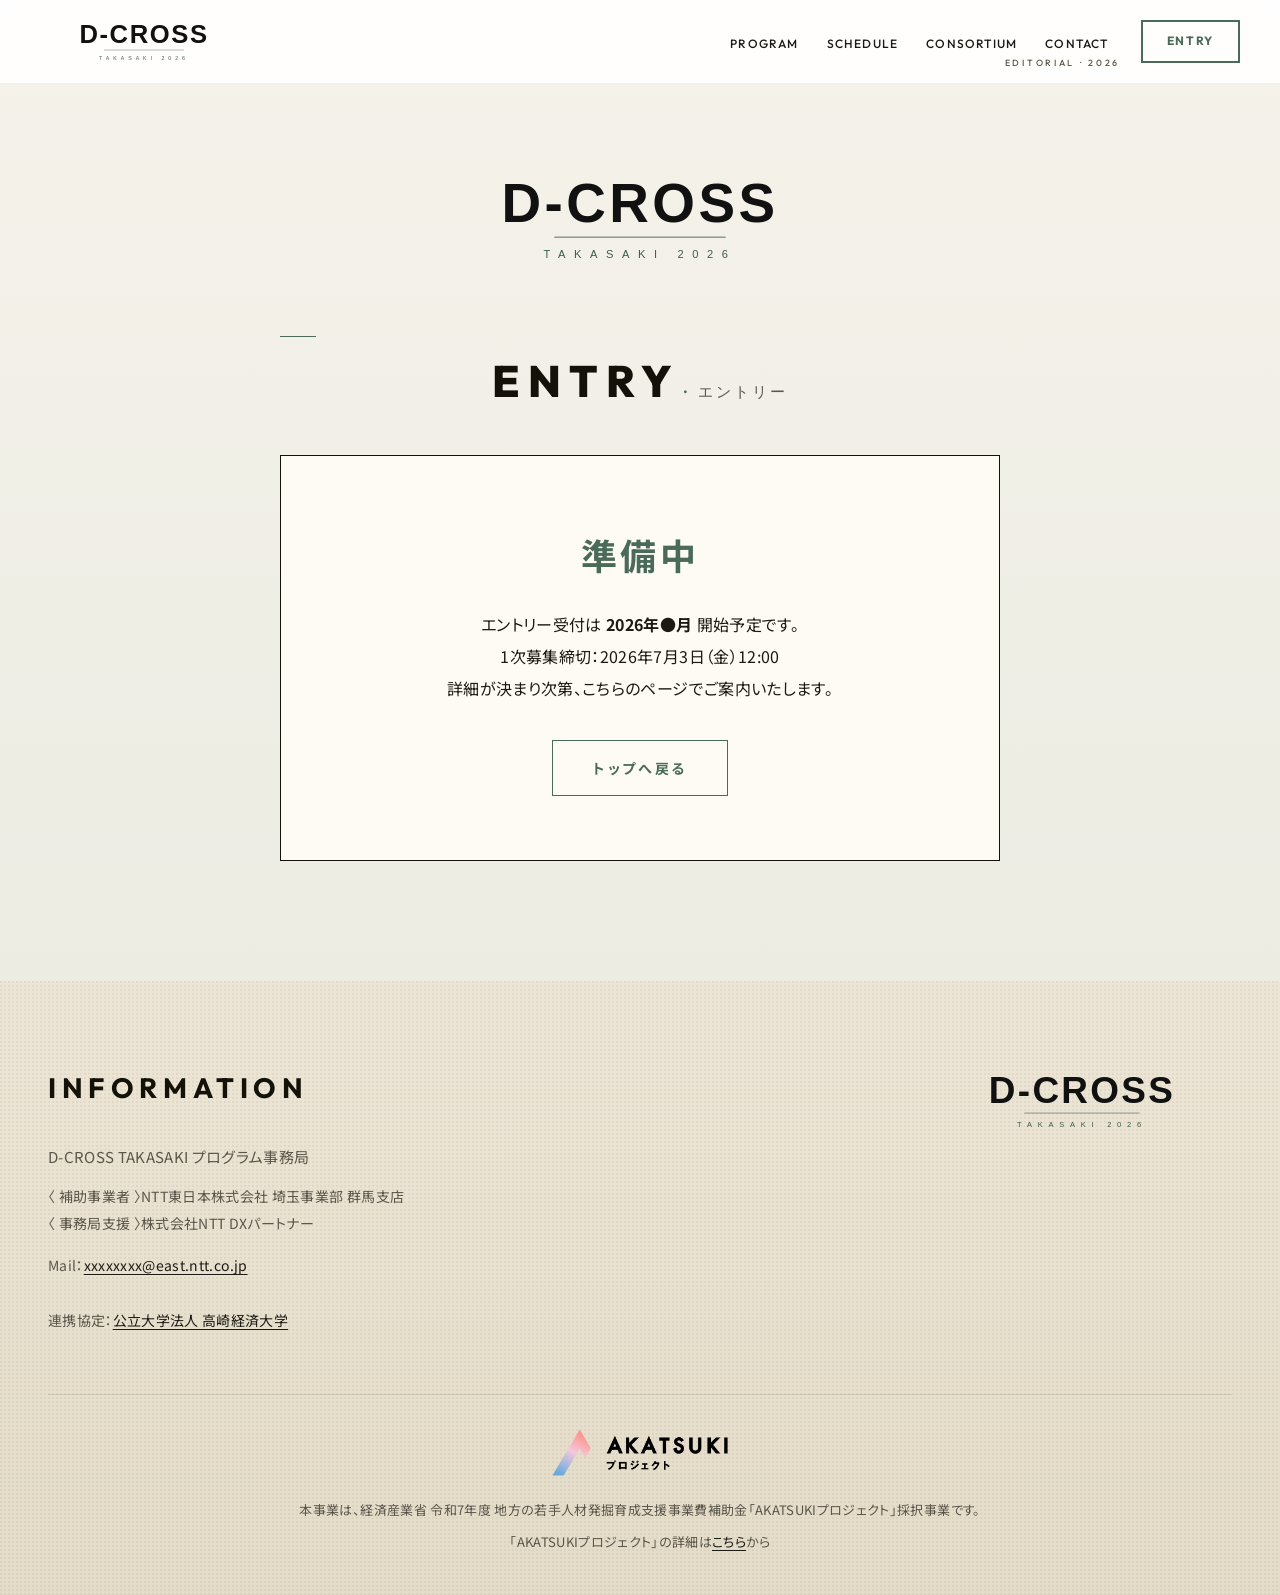
<file: entry.html>
<!DOCTYPE html>
<html lang="ja">
<head>
  <meta charset="UTF-8">
  <meta name="viewport" content="width=device-width, initial-scale=1.0">
  <title>ENTRY | D-CROSS TAKASAKI 2026</title>
  <meta name="description" content="D-CROSS TAKASAKI 2026 エントリーページ">
  <link rel="preconnect" href="https://fonts.googleapis.com">
  <link rel="preconnect" href="https://fonts.gstatic.com" crossorigin>
  <link href="https://fonts.googleapis.com/css2?family=Outfit:wght@400;500;600;700;800;900&family=Manrope:wght@400;500;600;700;800&family=Noto+Sans+JP:wght@400;500;700;900&family=Shippori+Mincho:wght@500;700;800&family=DM+Serif+Display:ital@0;1&display=swap" rel="stylesheet">
  <link rel="stylesheet" href="css/style.css">
</head>
<body>

<!-- HEADER -->
<header>
  <a href="index.html" class="header-logo">
    <img src="assets/images/logo-d-cross.svg" alt="D-CROSS TAKASAKI 2026" class="header-logo-img">
  </a>
  <button class="nav-toggle" id="navToggle" aria-label="メニュー"><span></span><span></span><span></span></button>
  <div class="header-right">
    <nav>
      <ul>
        <li><a href="index.html#program">PROGRAM</a></li>
        <li><a href="index.html#schedule">SCHEDULE</a></li>
        <li><a href="index.html#consortium">CONSORTIUM</a></li>
        <li><a href="index.html#contact">CONTACT</a></li>
      </ul>
    </nav>
    <a href="entry.html" class="header-entry">ENTRY</a>
  </div>
</header>

<!-- MOBILE NAV -->
<div class="mobile-nav" id="mobileNav">
  <ul>
    <li><a href="index.html#program">PROGRAM</a></li>
    <li><a href="index.html#schedule">SCHEDULE</a></li>
    <li><a href="index.html#consortium">CONSORTIUM</a></li>
    <li><a href="index.html#contact">CONTACT</a></li>
  </ul>
  <div class="mobile-nav-cta">
    <a href="entry.html" class="header-entry">ENTRY</a>
  </div>
</div>

<!-- ENTRY -->
<section class="entry-hero">
  <div class="entry-hero-inner">
    <div class="section-heading">
      <span class="section-heading-en">ENTRY</span>
      <p class="section-heading-ja">エントリー</p>
    </div>
    <div class="entry-prep-box">
      <p class="entry-prep-label">準備中</p>
      <p class="entry-prep-text">エントリー受付は <strong>2026年●月</strong> 開始予定です。<br>1次募集締切：2026年7月3日（金）12:00<br>詳細が決まり次第、こちらのページでご案内いたします。</p>
      <a href="index.html" class="entry-back-btn">トップへ戻る</a>
    </div>
  </div>
</section>

<!-- FOOTER -->
<footer>
  <div class="footer-top">
    <div class="footer-info">
      <h3 class="footer-info-title">INFORMATION</h3>
      <p class="footer-office-name">D-CROSS TAKASAKI プログラム事務局</p>
      <p class="footer-office-label">〈 補助事業者 〉NTT東日本株式会社 埼玉事業部 群馬支店<br>〈 事務局支援 〉株式会社NTT DXパートナー</p>
      <p class="footer-office-mail">Mail：<a href="mailto:xxxxxxxx@east.ntt.co.jp">xxxxxxxx@east.ntt.co.jp</a></p>
      <p class="footer-office-link">連携協定：<a href="https://www.tcue.ac.jp/" target="_blank" rel="noopener">公立大学法人 高崎経済大学</a></p>
    </div>
    <div class="footer-brand">
      <img src="assets/images/logo-d-cross.svg" alt="D-CROSS TAKASAKI 2026" class="footer-brand-logo">
    </div>
  </div>
  <div class="footer-bottom">
    <p class="footer-akatsuki-logo">
      <img src="assets/images/akatsuki_logotype.png" alt="AKATSUKIプロジェクト" class="footer-akatsuki-img">
    </p>
    <p class="footer-note">本事業は、経済産業省 令和7年度 地方の若手人材発掘育成支援事業費補助金「AKATSUKIプロジェクト」採択事業です。</p>
    <p class="footer-akatsuki-link">「AKATSUKIプロジェクト」の詳細は<a href="https://mitouteki.jp/" target="_blank" rel="noopener">こちら</a>から</p>
  </div>
</footer>

<script>
var toggle = document.getElementById('navToggle');
var mobileNav = document.getElementById('mobileNav');
toggle.addEventListener('click', function() {
  toggle.classList.toggle('open');
  mobileNav.classList.toggle('open');
});
mobileNav.querySelectorAll('a').forEach(function(a) {
  a.addEventListener('click', function() {
    toggle.classList.remove('open');
    mobileNav.classList.remove('open');
  });
});
</script>

</body>
</html>
</file>
<file: css/style.css>
/* ===== RESET & BASE ===== */
*, *::before, *::after { box-sizing: border-box; margin: 0; padding: 0; }

/* ===== SCROLL FADE-IN ===== */
.fade-in {
  opacity: 0;
  transform: translateY(30px);
  transition: opacity 0.8s ease, transform 0.8s ease;
}
.fade-in.visible {
  opacity: 1;
  transform: translateY(0);
}
.fade-in-delay-1 { transition-delay: 0.15s; }
.fade-in-delay-2 { transition-delay: 0.3s; }
.fade-in-delay-3 { transition-delay: 0.45s; }

:root {
  /* B案v2 (lumiarch-inspired, 暖色化) — 温かみのあるクリーム + ソフト深緑 + 麦/タン */
  --red: #4a6b5a;              /* 主アクセント: ややソフトな forest green */
  --red-dark: #375141;
  --red-light: rgba(74, 107, 90, 0.06);
  --purple: #b79568;           /* 副アクセント: 麦・タン */
  --purple-dark: #8e7246;
  /* エディトリアル用のウォーム系アクセント */
  --dc-blue: #4a6b5a;
  --dc-green: #4a6b5a;
  --dc-orange: #b79568;
  --dc-yellow: #d4b896;
  --dc-magenta: #8a7a5c;
  --gradient: linear-gradient(135deg, #4a6b5a 0%, #375141 100%);
  --gradient-soft: linear-gradient(135deg, rgba(74,107,90,0.95) 0%, rgba(55,81,65,0.92) 100%);
  --gradient-multi: linear-gradient(90deg, #4a6b5a 0%, #375141 100%);
  /* 暖色ニュートラル（lumiarch調・若干ピーチ寄り） */
  --brown: #1c1a14;
  --brown-light: #3d3a30;
  --pink-bg: #ede6d6;          /* セクション alt: やや暗い warm cream */
  --black: #131108;
  --white: #fdfbf4;            /* ピュア白ではなく微かな warmth */
  --gray-light: #ede6d6;
  --gray: #8a8170;
  --gray-border: #d5cdb8;
  --text: #1c1a14;
  --text-light: #5a564a;
  --bg-base: #f5f0e3;          /* warmer cream (peachy) */
  --font-ja: 'Noto Sans JP', 'Hiragino Kaku Gothic ProN', 'ヒラギノ角ゴ Pro W3', 'hiragino kaku gothic pro', 'Helvetica Neue', 'Helvetica', 'Arial', 'メイリオ', 'meiryo', sans-serif;
  --font-mincho: 'Shippori Mincho', 'Hiragino Mincho ProN', 'Yu Mincho', serif;
  --font-serif: 'DM Serif Display', 'Shippori Mincho', 'Hiragino Mincho ProN', serif;
  --font-en: 'Outfit', 'Manrope', 'Helvetica Neue', 'Helvetica', 'Arial', sans-serif;
}

html { scroll-behavior: smooth; }

/* ===== CUSTOM CURSOR ===== */
@media (hover: hover) and (pointer: fine) {
  body { cursor: none; }
  a, button, input, textarea, select, label, [role="button"] { cursor: none; }
  .cursor-dot, .cursor-ring {
    position: fixed; top: 0; left: 0;
    pointer-events: none; z-index: 9999; will-change: transform;
  }
  .cursor-dot {
    width: 8px; height: 8px;
    background: var(--red);
    border-radius: 50%;
    transform: translate(-50%, -50%);
    transition: width 0.2s, height 0.2s, background 0.2s;
  }
  .cursor-ring {
    width: 40px; height: 40px;
    border: 1.5px solid var(--red);
    border-radius: 50%;
    transform: translate(-50%, -50%);
    transition: width 0.25s cubic-bezier(0.22,1,0.36,1), height 0.25s cubic-bezier(0.22,1,0.36,1), border-color 0.2s, background 0.2s;
  }
  .cursor-ring.hover {
    width: 64px; height: 64px;
    border-color: var(--purple);
    background: rgba(140,60,160,0.08);
  }
  .cursor-dot.hover {
    width: 4px; height: 4px;
    background: var(--purple);
  }
}
@media (hover: none) { .cursor-dot, .cursor-ring { display: none; } }

body {
  font-family: var(--font-ja);
  color: var(--text);
  line-height: 1.9;
  font-size: 17px;
  background: var(--white);
  -webkit-font-smoothing: antialiased;
  -moz-osx-font-smoothing: grayscale;
}

img { max-width: 100%; display: block; }
a { text-decoration: none; color: inherit; }
ul { list-style: none; }

/* ===== HEADER ===== */
header {
  position: fixed;
  top: 0; left: 0; right: 0;
  z-index: 100;
  display: flex;
  align-items: center;
  justify-content: space-between;
  padding: 0 40px;
  height: 64px;
  background: var(--white);
  border-bottom: 1px solid rgba(0,0,0,0.05);
}
.header-logo {
  display: flex;
  align-items: center;
}
.header-logo-img {
  height: 36px;
  width: auto;
}
.header-right {
  display: flex;
  align-items: center;
  gap: 32px;
}
header nav ul {
  display: flex;
  gap: 28px;
}
header nav a {
  font-family: var(--font-en);
  font-size: 12px;
  font-weight: 600;
  color: var(--brown);
  letter-spacing: 0.08em;
  transition: color 0.3s;
}
header nav a:hover { color: var(--red); }
.header-entry {
  display: inline-block;
  padding: 8px 24px;
  font-family: var(--font-en);
  font-size: 12px;
  font-weight: 700;
  letter-spacing: 0.08em;
  color: var(--red);
  border: 2px solid var(--red);
  border-radius: 60px;
  transition: all 0.3s;
}
.header-entry:hover {
  background: var(--red);
  color: var(--white);
}

/* nav toggle */
.nav-toggle {
  display: none;
  background: none;
  border: none;
  cursor: pointer;
  width: 28px;
  height: 20px;
  position: relative;
  z-index: 110;
}
.nav-toggle span {
  display: block;
  width: 100%;
  height: 2px;
  background: var(--brown);
  position: absolute;
  left: 0;
  transition: all 0.3s ease;
}
.nav-toggle span:nth-child(1) { top: 0; }
.nav-toggle span:nth-child(2) { top: 9px; }
.nav-toggle span:nth-child(3) { top: 18px; }
.nav-toggle.open span:nth-child(1) { top: 9px; transform: rotate(45deg); }
.nav-toggle.open span:nth-child(2) { opacity: 0; }
.nav-toggle.open span:nth-child(3) { top: 9px; transform: rotate(-45deg); }

/* mobile nav */
.mobile-nav {
  display: none;
  position: fixed;
  top: 64px; left: 0; right: 0; bottom: 0;
  background: rgba(255,255,255,0.98);
  z-index: 90;
  padding: 40px;
}
.mobile-nav.open { display: block; }
.mobile-nav ul { display: flex; flex-direction: column; gap: 24px; }
.mobile-nav a { font-size: 16px; font-weight: 500; color: var(--brown); }
.mobile-nav-cta { margin-top: 32px; }
.mobile-nav-cta .header-entry { display: block; text-align: center; padding: 14px; }

/* ===== HERO ===== */
.hero {
  position: relative;
  height: min(100vh, 820px);
  min-height: 640px;
  display: flex;
  align-items: center;
  justify-content: center;
  background: linear-gradient(135deg, #faf8f3 0%, #f5f1ea 40%, #f0ebe1 100%);
  overflow: hidden;
  padding-top: 64px;
}
/* 足跡 - ドン！と大きく1つ表示 */
.footprint-trail {
  position: absolute;
  inset: 0;
  pointer-events: none;
  z-index: 1;
  display: flex;
  align-items: center;
  justify-content: center;
  padding-left: 26%;
}
.footprint-impact {
  width: min(56vw, 720px);
  height: auto;
  opacity: 0;
  transform: scale(0.5) rotate(-6deg);
  filter: drop-shadow(0 24px 60px rgba(74,107,90,0.45));
  animation: footprint-impact 5.5s cubic-bezier(0.22, 1, 0.36, 1) 0.5s forwards;
}
@keyframes footprint-impact {
  0% {
    opacity: 0;
    transform: scale(0.5) rotate(-6deg);
  }
  100% {
    opacity: 1;
    transform: scale(1) rotate(-4deg);
  }
}
.hero-overlay {
  position: absolute;
  inset: 0;
  background: linear-gradient(90deg, rgba(250,248,243,0.55) 0%, rgba(245,241,234,0.15) 50%, rgba(240,235,225,0.15) 100%);
}
.hero-text {
  position: absolute;
  left: 6%;
  top: 50%;
  transform: translateY(-50%);
  z-index: 2;
  max-width: 540px;
  text-align: left;
  padding: 0 24px;
}
.hero-cta-wrap {
  display: flex;
  justify-content: center;
  padding: 56px 24px;
  background: var(--white);
}
.hero-catch {
  font-size: 64px;
  font-weight: 700;
  color: var(--black);
  line-height: 1.4;
  margin-bottom: 72px;
  letter-spacing: 0.06em;
  text-shadow: 2px 3px 0 rgba(74,107,90,0.1), 4px 6px 12px rgba(20,35,60,0.18);
}
.hero-logo-wrap {
  margin-bottom: 40px;
}
.hero-logo-img {
  max-width: 640px;
  width: 100%;
  height: auto;
}
.hero-tagline {
  font-size: 26px;
  color: var(--text);
  line-height: 1.9;
  margin-bottom: 52px;
  letter-spacing: 0.04em;
  font-weight: 500;
  text-shadow: 1px 2px 0 rgba(74,107,90,0.08), 2px 4px 8px rgba(20,35,60,0.15);
}
.hero-tagline-accent {
  color: var(--red);
  font-weight: 700;
  text-decoration: underline;
  text-underline-offset: 4px;
}

/* hero CTA box */
.hero-cta-box {
  display: block;
  position: relative;
  width: fit-content;
  max-width: 90vw;
  background: var(--white);
  border: 2px solid var(--red);
  border-radius: 14px;
  padding: 40px 56px 24px;
  margin-top: 20px;
  text-align: center;
  box-shadow: 0 8px 24px rgba(74,107,90,0.14);
  transition: transform 0.3s ease, box-shadow 0.3s ease;
  cursor: pointer;
}
.hero-cta-box:hover {
  transform: translateY(-3px);
  box-shadow: 0 18px 44px rgba(74,107,90,0.28);
}
.cta-stage-ribbon {
  position: absolute;
  top: -18px;
  left: 50%;
  transform: translateX(-50%);
  background: var(--gradient);
  color: var(--white);
  padding: 10px 36px;
  font-size: 16px;
  font-weight: 700;
  letter-spacing: 0.14em;
  box-shadow: 0 4px 14px rgba(74,107,90,0.28);
  white-space: nowrap;
  clip-path: polygon(12px 0, calc(100% - 12px) 0, 100% 50%, calc(100% - 12px) 100%, 12px 100%, 0 50%);
  display: inline-flex;
  align-items: center;
  gap: 10px;
}
.cta-stage-ribbon::before {
  content: '';
  width: 8px;
  height: 8px;
  background: var(--white);
  border-radius: 50%;
  animation: ribbon-pulse 1.6s ease-in-out infinite;
}
@keyframes ribbon-pulse {
  0%, 100% { opacity: 1; transform: scale(1); }
  50% { opacity: 0.4; transform: scale(0.7); }
}
.cta-deadline-line {
  display: flex;
  align-items: baseline;
  justify-content: center;
  gap: 12px;
  margin-bottom: 20px;
  flex-wrap: wrap;
}
.cta-deadline-label {
  font-size: 13px;
  font-weight: 700;
  color: var(--red);
  letter-spacing: 0.08em;
}
.cta-deadline-main {
  font-family: var(--font-en);
  font-size: 24px;
  font-weight: 700;
  color: var(--black);
  letter-spacing: 0.02em;
}
.cta-deadline-main .dow {
  font-family: var(--font-ja);
  font-size: 15px;
}
.cta-deadline-time {
  font-family: var(--font-en);
  font-size: 20px;
  color: var(--red);
}
.cta-action {
  display: inline-flex;
  align-items: center;
  justify-content: center;
  gap: 16px;
  min-width: 320px;
  padding: 20px 48px;
  background: var(--gradient);
  color: var(--white);
  border-radius: 60px;
  font-size: 22px;
  font-weight: 700;
  letter-spacing: 0.1em;
  box-shadow: 0 10px 28px rgba(74,107,90,0.35);
  transition: all 0.3s ease;
  position: relative;
  overflow: hidden;
}
.cta-action::before {
  content: '';
  position: absolute;
  top: 0;
  left: -100%;
  width: 100%;
  height: 100%;
  background: linear-gradient(90deg, transparent, rgba(255,255,255,0.3), transparent);
  transition: left 0.6s ease;
}
.hero-cta-box:hover .cta-action {
  transform: scale(1.04);
  box-shadow: 0 14px 36px rgba(74,107,90,0.5);
}
.hero-cta-box:hover .cta-action::before {
  left: 100%;
}
.cta-action-arrow {
  display: inline-block;
  font-size: 22px;
  transition: transform 0.3s ease;
}
.hero-cta-box:hover .cta-action-arrow {
  transform: translateX(6px);
}
.cta-warning {
  margin-top: 18px;
  padding-top: 14px;
  border-top: 1px dashed rgba(74,107,90,0.3);
  font-size: 11px;
  color: var(--red);
  font-weight: 700;
  line-height: 1.6;
}

/* ===== SECTION COMMON ===== */
.section {
  padding: 100px 24px;
}
.section-inner {
  max-width: 960px;
  margin: 0 auto;
}
.section-heading {
  margin-bottom: 12px;
}
.section-heading-en {
  font-family: var(--font-en);
  font-size: 48px;
  font-weight: 800;
  background: var(--gradient);
  -webkit-background-clip: text;
  background-clip: text;
  -webkit-text-fill-color: transparent;
  letter-spacing: 0.04em;
  display: inline-block;
  line-height: 1.1;
}
.section-heading-ja {
  font-size: 20px;
  font-weight: 700;
  color: var(--brown);
  margin-top: 8px;
  letter-spacing: 0.08em;
}
.section-heading {
  margin-bottom: 20px;
}
@media (max-width: 900px) {
  .section-heading-en { font-size: 36px; }
  .section-heading-ja { font-size: 17px; }
}
.section-desc {
  font-size: 17px;
  color: var(--text);
  line-height: 2.0;
  margin-bottom: 40px;
}

/* ===== NEWS ===== */
.news-list {
  border-top: 1px solid var(--gray-border);
  margin-top: 24px;
}
.news-item {
  display: flex;
  align-items: baseline;
  gap: 20px;
  padding: 16px 0;
  border-bottom: 1px solid var(--gray-border);
  font-size: 14px;
}
.news-date {
  font-family: var(--font-en);
  font-size: 13px;
  color: var(--gray);
  flex-shrink: 0;
}

/* ===== ABOUT ===== */
.about-section {
  position: relative;
  background: var(--pink-bg);
  padding: 80px 24px;
  overflow: hidden;
}
.about-section::before {
  content: '';
  position: absolute;
  inset: 0;
  background: url('../assets/images/about-bg.png') center/cover no-repeat;
  opacity: 0.38;
  z-index: 0;
}
.about-section::after {
  content: '';
  position: absolute;
  inset: 0;
  background: linear-gradient(135deg, rgba(253,240,238,0.72) 0%, rgba(240,235,225,0.76) 100%);
  z-index: 1;
}
.about-inner {
  position: relative;
  z-index: 2;
}
.about-inner {
  max-width: 960px;
  margin: 0 auto;
  display: grid;
  grid-template-columns: 1fr 1.2fr;
  gap: 48px;
  align-items: center;
}
.about-visual {
  display: flex;
  flex-direction: column;
  gap: 20px;
}
.about-video {
  position: relative;
  width: 100%;
  padding-bottom: 56.25%;
  border-radius: 8px;
  overflow: hidden;
}
.about-video iframe {
  position: absolute;
  top: 0;
  left: 0;
  width: 100%;
  height: 100%;
  border: none;
}
.about-text-block {
  text-align: right;
}
.about-text-block .section-heading { text-align: right; }
.about-text-block .section-heading-en { color: var(--brown); }
.about-text-block p {
  font-size: 17px;
  line-height: 2.0;
  color: var(--text);
  text-align: left;
  font-weight: 700;
}
.about-highlight {
  margin-top: 24px !important;
  padding: 18px 22px;
  background: linear-gradient(135deg, rgba(74,107,90,0.08) 0%, rgba(183,149,104,0.08) 100%);
  border-left: 4px solid var(--red);
  border-radius: 6px;
  font-size: 16px !important;
  line-height: 1.9 !important;
}
.about-highlight strong {
  background: var(--gradient);
  -webkit-background-clip: text;
  background-clip: text;
  -webkit-text-fill-color: transparent;
  font-weight: 700;
}
.about-highlight-note {
  display: block;
  font-size: 12px !important;
  font-weight: 500;
  color: var(--text-light);
  margin-top: 6px;
  letter-spacing: 0.02em;
}

/* ===== PROGRAM ===== */
.program-banner {
  background: var(--gradient-soft);
  color: var(--white);
  text-align: center;
  padding: 48px 32px;
  border-radius: 12px;
  margin-bottom: 48px;
}
.program-banner h3 {
  font-size: 32px;
  font-weight: 700;
  margin-bottom: 14px;
  letter-spacing: 0.04em;
}
.program-banner p {
  font-size: 16px;
  line-height: 1.9;
  opacity: 0.92;
}

.approach-cards {
  display: grid;
  grid-template-columns: 1fr 1fr;
  gap: 20px;
  margin-bottom: 48px;
}
.approach-card {
  background: var(--white);
  border-radius: 12px;
  padding: 32px 28px;
  text-align: center;
  border: 2px solid transparent;
  transition: border-color 0.3s;
}
.approach-card:hover { border-color: var(--red); }
.approach-card.what { background: linear-gradient(135deg, #ecece3 0%, #fff 100%); }
.approach-card.how { background: linear-gradient(135deg, #e2ddd0 0%, #fff 100%); }
.approach-card.how .approach-card-label { color: var(--purple); }
.approach-card-label {
  font-size: 24px;
  font-weight: 700;
  color: var(--red);
  letter-spacing: 0.05em;
  margin-bottom: 14px;
  display: block;
}
.approach-card h4 {
  font-size: 14px;
  font-weight: 500;
  color: var(--text);
  line-height: 1.8;
  margin-bottom: 10px;
}
.approach-card p {
  font-size: 15px;
  color: var(--text-light);
  line-height: 1.8;
}
.approach-note {
  text-align: center;
  font-size: 14px;
  color: var(--text-light);
  margin-bottom: 56px;
}

/* merits */
.merits-heading {
  font-size: 20px;
  font-weight: 700;
  color: var(--brown);
  text-align: center;
  margin-bottom: 28px;
}
.merits-heading-num {
  font-family: var(--font-en);
  font-size: 28px;
  font-weight: 700;
  background: var(--gradient);
  -webkit-background-clip: text;
  background-clip: text;
  -webkit-text-fill-color: transparent;
  margin: 0 4px;
}
.merits-list {
  display: flex;
  flex-direction: column;
  gap: 16px;
}
.merit-item {
  display: flex;
  align-items: center;
  gap: 20px;
  padding: 16px 24px;
  background: var(--white);
  border: 1px solid rgba(0,0,0,0.06);
  border-radius: 12px;
  box-shadow: 0 2px 12px rgba(0,0,0,0.03);
}
.merit-icon {
  flex-shrink: 0;
  position: relative;
  width: 110px;
  height: 110px;
  display: flex;
  align-items: center;
  justify-content: center;
}
.merit-icon img {
  width: 100%;
  height: 100%;
  object-fit: contain;
}
.merit-num {
  position: absolute;
  top: 42%;
  left: 50%;
  transform: translate(-50%, -50%);
  font-family: var(--font-en);
  font-size: 18px;
  font-weight: 700;
  color: var(--white);
  z-index: 2;
}
.merit-content {
  flex: 1;
}
.merit-content h5 {
  font-size: 15px;
  font-weight: 700;
  color: var(--black);
  line-height: 1.6;
  margin-bottom: 8px;
  white-space: nowrap;
  overflow: hidden;
  text-overflow: ellipsis;
}
@media (max-width: 900px) {
  .merit-content h5 {
    white-space: normal;
    font-size: 14px;
  }
}
.merit-badge {
  white-space: nowrap;
}
.merit-content h5 strong {
  color: var(--red);
}
.merit-content p {
  font-size: 14px;
  line-height: 1.9;
  color: var(--text);
  margin: 0;
}
/* 近未来風 アコーディオン */
.merit-toggle {
  display: inline-flex;
  align-items: center;
  gap: 10px;
  margin-top: 12px;
  padding: 7px 16px 7px 18px;
  background: transparent;
  color: var(--red);
  border: 1px solid var(--red);
  font-size: 11px;
  font-weight: 700;
  font-family: var(--font-en);
  cursor: pointer;
  transition: all 0.3s ease;
  letter-spacing: 0.2em;
  text-transform: uppercase;
  position: relative;
  clip-path: polygon(8px 0, 100% 0, 100% calc(100% - 8px), calc(100% - 8px) 100%, 0 100%, 0 8px);
  overflow: hidden;
}
.merit-toggle::before {
  content: '';
  position: absolute;
  top: 0;
  left: -100%;
  width: 100%;
  height: 100%;
  background: linear-gradient(90deg, transparent, rgba(74,107,90,0.15), transparent);
  transition: left 0.5s ease;
}
.merit-toggle:hover::before { left: 100%; }
.merit-toggle:hover {
  background: var(--red);
  color: var(--white);
  box-shadow: 0 0 0 1px var(--red), 0 0 20px rgba(74,107,90,0.4);
}
.merit-toggle-icon {
  display: inline-flex;
  align-items: center;
  justify-content: center;
  width: 16px;
  height: 16px;
  font-family: var(--font-en);
  font-size: 14px;
  font-weight: 400;
  line-height: 1;
  transition: transform 0.5s cubic-bezier(0.22, 1, 0.36, 1);
  border: 1px solid currentColor;
  border-radius: 50%;
}
.merit-item.open .merit-toggle-icon { transform: rotate(135deg); }
.merit-item.open .merit-toggle {
  background: var(--black);
  color: var(--white);
  border-color: var(--black);
  letter-spacing: 0.2em;
}

.merit-detail {
  display: grid;
  grid-template-rows: 0fr;
  transition: grid-template-rows 0.6s cubic-bezier(0.22, 1, 0.36, 1), margin 0.4s ease;
  margin-top: 0;
}
.merit-detail > p {
  overflow: hidden;
  position: relative;
  padding: 0 20px;
  background: linear-gradient(135deg, #e2ddd0 0%, #fff 100%);
  color: var(--text) !important;
  border-radius: 2px;
  transition: padding 0.4s ease;
  clip-path: polygon(0 0, calc(100% - 14px) 0, 100% 14px, 100% 100%, 14px 100%, 0 calc(100% - 14px));
  font-family: var(--font-ja);
  letter-spacing: 0.02em;
  border: 1px solid rgba(183,149,104,0.15);
}
.merit-detail > p::before,
.merit-detail > p::after {
  content: '';
  position: absolute;
  width: 36px;
  height: 1px;
  background: linear-gradient(90deg, var(--red), var(--purple));
  opacity: 0;
  transition: opacity 0.4s ease 0.3s;
}
.merit-detail > p::before { top: 14px; left: 20px; }
.merit-detail > p::after { bottom: 14px; right: 20px; transform: scaleX(-1); }
.merit-item.open .merit-detail {
  grid-template-rows: 1fr;
  margin-top: 16px;
}
.merit-item.open .merit-detail > p {
  padding: 22px 24px;
}
.merit-item.open .merit-detail > p::before,
.merit-item.open .merit-detail > p::after { opacity: 1; }
.merit-content p strong {
  color: var(--black);
  font-weight: 700;
}
.merit-content h5 sup {
  color: var(--red);
  font-size: 11px;
  vertical-align: super;
  margin-left: 2px;
}
.merit-inline-note {
  font-size: 11px;
  font-weight: 500;
  color: var(--text-light);
  margin-left: 4px;
  vertical-align: middle;
}
.merit-badge {
  display: inline-block;
  font-family: var(--font-en);
  font-size: 10px;
  font-weight: 700;
  letter-spacing: 0.04em;
  padding: 3px 8px;
  border-radius: 4px;
  margin-right: 8px;
  vertical-align: 3px;
  line-height: 1.1;
  white-space: nowrap;
}
.merit-badge-renew {
  background: linear-gradient(135deg, #f5a800 0%, #ff7a00 100%);
  color: var(--white);
  letter-spacing: 0.05em;
}
.merit-badge-new {
  background: var(--gradient);
  color: var(--white);
  box-shadow: 0 2px 8px rgba(74,107,90,0.3);
}
.merit-notes {
  list-style: none;
  margin-top: 8px;
  padding-left: 0;
}
.merit-notes li {
  font-size: 12px;
  color: var(--text-light);
  line-height: 1.7;
  padding-left: 14px;
  text-indent: -14px;
}

/* ===== TALK SESSION ===== */
.talk-section {
  padding: 40px 24px 60px;
  text-align: center;
}
.talk-section h3 {
  font-size: 20px;
  font-weight: 700;
  color: var(--brown);
  margin-bottom: 14px;
}
.talk-intro {
  font-size: 15px;
  color: var(--text-light);
  line-height: 1.9;
  margin: 0 auto 24px;
  max-width: 640px;
}
.talk-image {
  max-width: 720px;
  margin: 0 auto;
  border-radius: 8px;
  overflow: hidden;
  background: #000;
  aspect-ratio: 16/9;
  position: relative;
}
.talk-image iframe {
  position: absolute;
  inset: 0;
  width: 100%;
  height: 100%;
  border: 0;
  display: block;
}

/* ===== REQUIREMENTS (実施要項) ===== */
.req-title {
  font-size: 22px;
  font-weight: 700;
  color: var(--brown);
  margin-bottom: 28px;
  letter-spacing: 0.04em;
}
.req-cards {
  display: flex;
  flex-direction: column;
  gap: 20px;
}
.req-card {
  display: flex;
  gap: 28px;
  padding: 28px 32px;
  background: var(--white);
  border: 1px solid rgba(0,0,0,0.08);
  border-radius: 14px;
  box-shadow: 0 4px 16px rgba(0,0,0,0.04);
  transition: transform 0.3s ease, box-shadow 0.3s ease;
}
.req-card:hover {
  transform: translateY(-2px);
  box-shadow: 0 10px 30px rgba(0,0,0,0.08);
}
.req-card-icon {
  flex-shrink: 0;
  width: 56px;
  height: 56px;
  display: flex;
  align-items: center;
  justify-content: center;
  background: var(--gradient);
  color: var(--white);
  border-radius: 50%;
  box-shadow: 0 6px 16px rgba(74,107,90,0.25);
}
.req-card-icon svg {
  width: 28px;
  height: 28px;
}
.req-card-body { flex: 1; min-width: 0; }
.req-card-label {
  font-size: 22px;
  font-weight: 700;
  color: var(--brown);
  letter-spacing: 0.08em;
  margin-bottom: 14px;
}
.req-card-body .req-card-label::before {
  content: '';
  display: inline-block;
  width: 28px;
  height: 2px;
  background: var(--gradient);
  vertical-align: middle;
  margin-right: 12px;
  margin-bottom: 4px;
}
.req-card-main {
  font-family: var(--font-en);
  font-size: 24px;
  font-weight: 700;
  color: var(--black);
  letter-spacing: 0.02em;
  line-height: 1.3;
  margin-bottom: 16px;
}
.req-card-main-sm {
  font-size: 18px;
  font-weight: 700;
  color: var(--black);
  line-height: 1.5;
  margin-bottom: 8px;
}
.req-dow {
  font-family: var(--font-ja);
  font-size: 14px;
  font-weight: 500;
  margin: 0 2px;
}
.req-arrow {
  font-family: var(--font-en);
  font-weight: 400;
  color: var(--purple);
  margin: 0 8px;
}
.req-card-addr {
  font-size: 13px;
  color: var(--text-light);
  letter-spacing: 0.02em;
}
.req-venue-media {
  display: grid;
  grid-template-columns: 1fr 1fr;
  gap: 16px;
  margin-top: 14px;
  max-width: 720px;
}
.req-venue-photo {
  margin: 0;
  position: relative;
}
.req-venue-photo img {
  width: 100%;
  aspect-ratio: 16/9;
  object-fit: cover;
  border-radius: 8px;
  border: 1px solid rgba(0,0,0,0.08);
  display: block;
}
.req-venue-photo figcaption {
  font-size: 11px;
  color: var(--text-light);
  margin-top: 6px;
}
.req-card-map {
  width: 100%;
  aspect-ratio: 16/9;
  border-radius: 8px;
  overflow: hidden;
  border: 1px solid rgba(0,0,0,0.08);
}
.req-card-map iframe {
  width: 100%;
  height: 100%;
  border: 0;
  display: block;
}
@media (max-width: 540px) {
  .req-venue-media { grid-template-columns: 1fr; }
}
.req-card-notes {
  margin-top: 12px;
  padding: 14px 16px;
  background: linear-gradient(135deg, rgba(74,107,90,0.04) 0%, rgba(183,149,104,0.04) 100%);
  border-left: 2px solid var(--red);
  border-radius: 0 6px 6px 0;
}
.req-note-head {
  font-size: 13px;
  font-weight: 700;
  color: var(--brown);
  margin-bottom: 4px;
}
.req-card-notes p {
  font-size: 13px;
  line-height: 1.8;
  color: var(--text);
  font-family: var(--font-ja);
}
.req-note-warn {
  font-size: 12px !important;
  color: var(--red) !important;
  font-weight: 700;
  margin-top: 8px;
  line-height: 1.6;
}
.req-list {
  list-style: none;
  padding: 0;
  margin: 0 0 12px;
}
.req-list li {
  position: relative;
  padding-left: 20px;
  font-size: 15px;
  line-height: 1.9;
  color: var(--text);
}
.req-list li::before {
  content: '';
  position: absolute;
  left: 0;
  top: 13px;
  width: 10px;
  height: 2px;
  background: var(--gradient);
}

@media (max-width: 900px) {
  .req-card { flex-direction: column; gap: 16px; padding: 24px; }
  .req-card-main { font-size: 20px; }
  .req-list li { font-size: 14px; }
}

/* requirements CTA */
.req-cta {
  text-align: center;
  margin-top: 48px;
}
.req-cta-box {
  display: inline-block;
  border: 2px solid var(--red);
  border-radius: 8px;
  padding: 16px 36px;
  text-align: center;
}
.req-cta-box .cta-year {
  font-size: 15px;
  font-weight: 700;
  color: var(--red);
}
.req-cta-box .cta-label {
  font-size: 22px;
  font-weight: 700;
  color: var(--red);
}
.req-cta-box .cta-sub {
  font-size: 12px;
  color: var(--text-light);
  margin-top: 4px;
}
.req-cta-box a { color: var(--red); }

/* ===== SCHEDULE ===== */
.schedule-section {
  padding: 100px 24px;
}
.schedule-inner {
  max-width: 960px;
  margin: 0 auto;
}
.schedule-timeline {
  position: relative;
  padding-left: 120px;
  margin-top: 40px;
}
.schedule-timeline::before {
  content: '';
  position: absolute;
  left: 100px;
  top: 0;
  bottom: 0;
  width: 2px;
  background: linear-gradient(to bottom, var(--red) 0%, var(--purple) 50%, var(--gray-border) 100%);
}
.schedule-item {
  position: relative;
  margin-bottom: 48px;
  display: flex;
  align-items: flex-start;
  gap: 24px;
}
.schedule-item::before {
  content: '';
  position: absolute;
  left: -26px;
  top: 8px;
  width: 12px;
  height: 12px;
  background: var(--white);
  border: 2px solid var(--gray);
  border-radius: 50%;
  z-index: 1;
}
.schedule-item.active::before {
  border-color: var(--red);
  background: var(--red);
  box-shadow: 0 0 0 4px rgba(74,107,90,0.15);
}
.schedule-date-block {
  position: absolute;
  left: -120px;
  top: 0;
  width: 88px;
  text-align: right;
}
.schedule-day-label {
  font-family: var(--font-en);
  font-size: 11px;
  font-weight: 700;
  color: var(--white);
  background: var(--red);
  display: inline-block;
  padding: 1px 8px;
  border-radius: 3px;
  margin-bottom: 2px;
}
.schedule-day-label.gray { background: var(--gray); }
.schedule-date {
  font-family: var(--font-en);
  font-size: 22px;
  font-weight: 700;
  color: var(--black);
  line-height: 1.2;
}
.schedule-date small {
  font-size: 12px;
  font-weight: 400;
  color: var(--gray);
}
.schedule-content h3 {
  font-size: 22px;
  font-weight: 700;
  color: var(--black);
  margin-bottom: 6px;
}
.schedule-content p {
  font-size: 15px;
  color: var(--text-light);
  line-height: 1.8;
}

/* ===== CONSORTIUM ===== */
.consortium-section {
  padding: 100px 24px;
  background: var(--gray-light);
}
.consortium-inner {
  max-width: 960px;
  margin: 0 auto;
}
.consortium-block {
  margin-bottom: 32px;
}
.consortium-block h3 {
  font-size: 20px;
  font-weight: 700;
  color: var(--red);
  margin-bottom: 14px;
}
.consortium-block p {
  font-size: 16px;
  line-height: 2.0;
  color: var(--text);
}
.consortium-leads {
  display: flex;
  justify-content: center;
  gap: 48px;
  margin: 40px 0 36px;
  flex-wrap: wrap;
}
.consortium-lead-item {
  display: inline-flex;
  align-items: center;
  gap: 14px;
  padding: 8px 4px;
  border-bottom: 3px solid var(--red);
}
.consortium-lead-logo {
  height: 42px;
  width: auto;
  object-fit: contain;
}
.consortium-lead-name {
  font-size: 26px;
  font-weight: 700;
  color: var(--brown);
  letter-spacing: 0.04em;
}
.consortium-logos {
  display: flex;
  justify-content: center;
  align-items: center;
  gap: 40px;
  flex-wrap: wrap;
  margin-top: 24px;
}
.consortium-logo-box {
  width: 160px;
  height: 72px;
  display: flex;
  align-items: center;
  justify-content: center;
}
.consortium-logo-box img {
  max-width: 100%;
  max-height: 100%;
  object-fit: contain;
  filter: grayscale(0.1);
  transition: filter 0.3s;
}
.consortium-logo-box:hover img { filter: grayscale(0); }
@media (max-width: 900px) {
  .consortium-lead-name { font-size: 20px; }
  .consortium-logos { gap: 20px; }
  .consortium-logo-box { width: 130px; height: 56px; }
}

/* ===== PM SECTION ===== */
.pm-section {
  padding: 100px 24px;
}
.pm-inner {
  max-width: 960px;
  margin: 0 auto;
}
.pm-section-desc {
  font-size: 16px;
  color: var(--text-light);
  line-height: 1.9;
  margin-bottom: 36px;
  margin-top: 14px;
}
.pm-grid {
  display: grid;
  grid-template-columns: repeat(4, 1fr);
  gap: 24px;
  margin-top: 40px;
}
.pm-grid-3 {
  grid-template-columns: repeat(3, 1fr);
  max-width: 760px;
  margin-left: auto;
  margin-right: auto;
}
.pm-grid-4 {
  display: flex;
  flex-wrap: wrap;
  justify-content: center;
  gap: 24px;
  grid-template-columns: unset;
}
.pm-grid-4 .pm-card {
  flex: 0 0 calc(25% - 18px);
  max-width: 220px;
}
@media (max-width: 900px) {
  .pm-grid-4 .pm-card { flex: 0 0 calc(50% - 10px); }
}
.pm-card {
  text-align: center;
}
.pm-photo {
  width: 120px;
  height: 120px;
  border-radius: 50%;
  background: var(--gray-light);
  margin: 0 auto 16px;
  display: flex;
  align-items: center;
  justify-content: center;
  color: var(--gray);
  font-size: 11px;
  overflow: hidden;
  border: 1px solid var(--gray-border);
}
.pm-photo img {
  width: 100%;
  height: 100%;
  object-fit: cover;
}
.pm-name {
  font-size: 20px;
  font-weight: 700;
  color: var(--brown);
  margin-bottom: 2px;
  letter-spacing: 0.1em;
}
.pm-name-en {
  font-family: var(--font-en);
  font-size: 13px;
  color: var(--gray);
  font-weight: 400;
  letter-spacing: 0.05em;
  margin-bottom: 10px;
}
.pm-org {
  font-size: 13px;
  color: var(--text-light);
  line-height: 1.7;
  margin-bottom: 10px;
  word-break: keep-all;
  overflow-wrap: break-word;
}
.pm-detail {
  font-size: 13px;
  color: var(--brown-light);
  display: inline-flex;
  align-items: center;
  gap: 4px;
}
.pm-detail::after {
  content: '\2192';
  font-size: 10px;
}

/* ===== PM MODAL ===== */
.pm-modal-overlay {
  display: none;
  position: fixed;
  inset: 0;
  background: rgba(0,0,0,0.5);
  z-index: 200;
  justify-content: center;
  align-items: center;
  padding: 24px;
}
.pm-modal-overlay.open {
  display: flex;
}
.pm-modal {
  background: var(--white);
  border-radius: 12px;
  max-width: 400px;
  width: 100%;
  max-height: 80vh;
  overflow-y: auto;
  padding: 40px 32px;
  position: relative;
  box-shadow: 0 20px 60px rgba(0,0,0,0.15);
}
.pm-modal-close {
  position: absolute;
  top: 16px;
  right: 16px;
  background: none;
  border: none;
  font-size: 24px;
  color: var(--gray);
  cursor: pointer;
  width: 32px;
  height: 32px;
  display: flex;
  align-items: center;
  justify-content: center;
  transition: color 0.3s;
}
.pm-modal-close:hover { color: var(--text); }
.pm-modal-photo {
  width: 160px;
  height: 160px;
  border-radius: 50%;
  background: var(--gray-light);
  margin: 0 auto 20px;
  overflow: hidden;
  display: flex;
  align-items: center;
  justify-content: center;
  color: var(--gray);
  font-size: 12px;
  border: 1px solid var(--gray-border);
}
.pm-modal-photo img {
  width: 100%;
  height: 100%;
  object-fit: cover;
}
.pm-modal-name {
  font-size: 22px;
  font-weight: 700;
  color: var(--brown);
  text-align: center;
  letter-spacing: 0.1em;
  margin-bottom: 2px;
}
.pm-modal-name-en {
  font-family: var(--font-en);
  font-size: 12px;
  color: var(--gray);
  text-align: center;
  margin-bottom: 16px;
}
.pm-modal-org {
  font-size: 14px;
  color: var(--text);
  text-align: center;
  line-height: 1.7;
  margin-bottom: 20px;
}
.pm-modal-divider {
  width: 40px;
  height: 2px;
  background: var(--gradient);
  margin: 0 auto 20px;
}
.pm-modal-bio {
  font-size: 13px;
  color: var(--text-light);
  line-height: 1.9;
}

/* ===== CONTACT ===== */
.contact-section {
  padding: 100px 24px;
  border-top: 3px solid transparent;
  border-image: var(--gradient) 1;
}
.contact-inner {
  max-width: 960px;
  margin: 0 auto;
}
.contact-inner form {
  max-width: 600px;
  margin: 0 auto;
}
.contact-desc {
  font-size: 16px;
  color: var(--text-light);
  line-height: 1.9;
  text-align: center;
  margin: 28px 0 44px;
}
.form-group {
  margin-bottom: 24px;
}
.form-label {
  display: block;
  font-size: 16px;
  font-weight: 700;
  color: var(--text);
  margin-bottom: 10px;
}
.form-label .required {
  font-size: 11px;
  font-weight: 700;
  color: var(--white);
  background: var(--red);
  padding: 2px 8px;
  border-radius: 3px;
  margin-left: 8px;
}
.form-input,
.form-textarea {
  width: 100%;
  padding: 14px 18px;
  font-size: 16px;
  font-family: var(--font-ja);
  border: 1px solid var(--gray-border);
  border-radius: 6px;
  transition: border-color 0.3s;
  background: var(--white);
}
.form-input:focus,
.form-textarea:focus {
  outline: none;
  border-color: var(--red);
}
.form-input::placeholder,
.form-textarea::placeholder {
  color: #bbb;
}
.form-textarea {
  min-height: 140px;
  resize: vertical;
}
.form-privacy {
  text-align: center;
  margin: 32px 0 24px;
  font-size: 13px;
  color: var(--text);
}
.form-privacy a {
  color: var(--red);
  text-decoration: underline;
}
.form-privacy .required {
  font-size: 11px;
  font-weight: 700;
  color: var(--white);
  background: var(--red);
  padding: 2px 8px;
  border-radius: 3px;
  margin-left: 4px;
}
.form-submit {
  display: block;
  width: 100%;
  max-width: 320px;
  margin: 0 auto;
  padding: 16px;
  font-size: 16px;
  font-weight: 700;
  font-family: var(--font-ja);
  color: var(--white);
  background: var(--gradient);
  background-size: 200% 100%;
  background-position: 0% 0%;
  border: none;
  border-radius: 60px;
  cursor: pointer;
  transition: background-position 0.5s ease, transform 0.3s ease;
}
.form-submit:hover {
  background-position: 100% 0%;
  transform: translateY(-1px);
}

/* ===== ENTRY PAGE ===== */
.entry-hero {
  min-height: calc(100vh - 64px);
  padding: 160px 24px 120px;
  background: linear-gradient(135deg, #faf8f3 0%, #f5f1ea 40%, #f0ebe1 100%);
  display: flex;
  align-items: center;
  justify-content: center;
}
.entry-hero-inner {
  max-width: 720px;
  width: 100%;
  text-align: center;
}
.entry-hero .section-heading {
  margin-bottom: 48px;
  text-align: center;
}
.entry-hero .section-heading-en {
  font-size: 44px;
}
.entry-hero .section-heading-ja {
  font-size: 15px;
  margin-top: 6px;
}
.entry-prep-box {
  background: rgba(255,255,255,0.7);
  border: 2px solid var(--red);
  border-radius: 12px;
  padding: 64px 40px;
  backdrop-filter: blur(4px);
  box-shadow: 0 10px 40px rgba(74,107,90,0.1);
}
.entry-prep-label {
  font-size: 36px;
  font-weight: 700;
  background: var(--gradient);
  -webkit-background-clip: text;
  background-clip: text;
  -webkit-text-fill-color: transparent;
  margin-bottom: 20px;
  letter-spacing: 0.1em;
}
.entry-prep-text {
  font-size: 16px;
  color: var(--text);
  line-height: 2.0;
  margin-bottom: 36px;
}
.entry-back-btn {
  display: inline-block;
  padding: 14px 40px;
  font-size: 14px;
  font-weight: 700;
  color: var(--red);
  border: 2px solid var(--red);
  border-radius: 60px;
  transition: all 0.3s;
  letter-spacing: 0.05em;
}
.entry-back-btn:hover {
  background: var(--red);
  color: var(--white);
}

/* ===== FOOTER ===== */
footer {
  background: #f2f2f2;
  color: var(--brown);
  padding: 80px 48px 40px;
  font-size: 14px;
}
.footer-top {
  max-width: 1200px;
  margin: 0 auto 60px;
  display: flex;
  justify-content: space-between;
  align-items: flex-start;
  gap: 40px;
}
.footer-info { flex: 1; }
.footer-info-title {
  font-family: var(--font-en);
  font-size: 28px;
  font-weight: 700;
  color: var(--brown);
  letter-spacing: 0.08em;
  margin-bottom: 28px;
}
.footer-office-name {
  font-size: 15px;
  color: var(--brown);
  margin-bottom: 12px;
}
.footer-office-label {
  font-size: 14px;
  color: var(--brown);
  margin-bottom: 16px;
}
.footer-office-mail {
  font-size: 14px;
  color: var(--brown);
  margin-bottom: 28px;
}
.footer-office-mail a {
  color: var(--brown);
  transition: color 0.3s;
}
.footer-office-mail a:hover { color: var(--red); }
.footer-office-link {
  font-size: 14px;
  color: var(--brown);
}
.footer-office-link a {
  color: var(--brown);
  text-decoration: underline;
  text-underline-offset: 3px;
  transition: color 0.3s;
}
.footer-office-link a:hover { color: var(--red); }
.footer-brand {
  text-align: right;
  flex-shrink: 0;
}
.footer-brand-logo {
  max-width: 320px;
  width: 100%;
  height: auto;
  display: block;
  margin-left: auto;
}
.footer-bottom {
  text-align: center;
  padding-top: 32px;
  border-top: 1px solid rgba(90,62,54,0.12);
}
.footer-akatsuki-logo {
  display: flex;
  justify-content: center;
  margin-bottom: 20px;
}
.footer-akatsuki-img {
  max-width: 180px;
  width: 100%;
  height: auto;
  display: block;
}
.footer-note {
  font-size: 13px;
  color: var(--brown);
  line-height: 1.9;
  margin-bottom: 8px;
}
.footer-akatsuki-link {
  font-size: 13px;
  color: var(--brown);
}
.footer-akatsuki-link a {
  color: var(--brown);
  text-decoration: underline;
  text-underline-offset: 3px;
  transition: color 0.3s;
}
.footer-akatsuki-link a:hover { color: var(--red); }

/* ===== RESPONSIVE ===== */
@media (max-width: 900px) {
  header { padding: 0 20px; }
  .header-right { display: none; }
  .nav-toggle { display: block; }

  .hero { padding-top: 100px; padding-bottom: 180px; }
  .hero-text { position: relative; top: auto; transform: none; left: auto; max-width: 100%; padding: 0 24px; margin-top: 40px; }
  .hero-cta-wrap { bottom: 32px; }
  .hero-center {
    margin: 0 auto;
    text-align: center;
    padding-top: 260px;
  }
  .hero-cta-box { margin: 0 auto; }
  .hero-catch { font-size: 28px; }
  .hero-logo-img { max-width: 320px; }
  .hero-tagline { font-size: 15px; }
  .footprint-step-1 { right: 10%; bottom: auto; top: 70%; width: 80px; }
  .footprint-step-2 { right: 55%; bottom: auto; top: 55%; width: 100px; }
  .footprint-step-3 { right: 20%; top: 35%; width: 120px; }
  .footprint-step-4 { right: 60%; top: 18%; width: 100px; }
  .footprint-step-5 { right: 25%; top: 4%; width: 80px; }
  .hero-cta-box { padding: 36px 28px 20px; }
  .cta-action { min-width: 240px; padding: 16px 36px; font-size: 18px; }
  .cta-deadline-main { font-size: 20px; }

  .section { padding: 60px 20px; }
  .section-heading-en { font-size: 22px; }

  .about-inner { grid-template-columns: 1fr; gap: 32px; }
  .about-text-block { text-align: left; }
  .about-text-block .section-heading { text-align: left; }

  .approach-cards { grid-template-columns: 1fr; }
  .program-banner h3 { font-size: 20px; }

  .schedule-timeline { padding-left: 100px; }
  .schedule-timeline::before { left: 80px; }
  .schedule-date-block { left: -100px; width: 72px; }
  .schedule-date { font-size: 18px; }

  .pm-grid { grid-template-columns: repeat(2, 1fr); gap: 20px; }

  .requirements-table th { width: 100px; padding: 16px 12px; font-size: 13px; }
  .requirements-table td { padding: 16px 12px; font-size: 13px; }

  footer { padding: 48px 24px 32px; }
  .footer-top { flex-direction: column; align-items: flex-start; gap: 32px; margin-bottom: 40px; }
  .footer-brand { text-align: left; }
  .footer-brand-logo { margin-left: 0; max-width: 260px; }
  .footer-info-title { font-size: 22px; }
}

@media (max-width: 540px) {
  .hero-catch { font-size: 22px; }
  .hero-logo-img { max-width: 260px; }
  .hero-tagline { font-size: 14px; }

  .schedule-timeline { padding-left: 80px; }
  .schedule-timeline::before { left: 60px; }
  .schedule-date-block { left: -80px; width: 56px; }
  .schedule-date { font-size: 16px; }
  .schedule-content h3 { font-size: 15px; }

  .pm-name { font-size: 15px; }

  .requirements-table,
  .requirements-table tbody,
  .requirements-table tr,
  .requirements-table th,
  .requirements-table td {
    display: block;
    width: 100%;
  }
  .requirements-table th {
    border-right: none;
    border-bottom: none;
    padding-bottom: 4px;
  }
  .requirements-table td {
    padding-top: 4px;
    padding-bottom: 16px;
  }
}

/* ============================================== */
/* ===== B案 OVERRIDES (editorial / cream / muted green) ====== */
/* ======================================================== */

body {
  background: var(--bg-base);
  font-feature-settings: "palt";
  letter-spacing: 0.02em;
  color: var(--text);
}

/* HEADER：白背景、細いボーダー、英字ナビをやや控えめに */
header {
  background: rgba(255,255,255,0.92);
  backdrop-filter: saturate(140%) blur(8px);
  -webkit-backdrop-filter: saturate(140%) blur(8px);
  border-bottom: 1px solid rgba(20,20,20,0.06);
}
header nav a {
  color: var(--brown);
  font-family: var(--font-en);
  font-weight: 500;
  letter-spacing: 0.1em;
}
.header-entry {
  color: var(--red);
  border-color: var(--red);
  border-radius: 0;
  letter-spacing: 0.14em;
}
.header-entry:hover {
  background: var(--red);
  color: var(--white);
}
.nav-toggle span { background: var(--brown); }

/* HERO：静かなクリーム、A案の粒子・×は削除 */
.hero {
  background: linear-gradient(180deg, #f5f2ea 0%, #ecece3 100%);
  overflow: hidden;
  position: relative;
}
.hero-overlay { display: none; }
.hero-particles { display: none !important; }
.footprint-trail { display: none !important; }
.footprint-impact { display: none !important; }

/* ===== B案 KEYVISUAL（円描き出し＋垂直ライン＋ナンバーラベル） ===== */
.kv-stage {
  position: absolute;
  inset: 0;
  pointer-events: none;
  z-index: 0;
  color: var(--red);
}

/* 大きな円が時計回りに描かれる */
.kv-circle {
  position: absolute;
  right: 4%;
  top: 50%;
  transform: translateY(-50%) rotate(-90deg);
  width: min(58vw, 560px);
  height: min(58vw, 560px);
  opacity: 0.95;
}
.kv-circle circle {
  stroke-dasharray: 1620;
  stroke-dashoffset: 1620;
  animation: kv-circle-draw 4.2s cubic-bezier(0.65, 0, 0.35, 1) 0.6s forwards;
}
@keyframes kv-circle-draw {
  0%   { stroke-dashoffset: 1620; }
  100% { stroke-dashoffset: 0; }
}

/* 円の中心、円描画の終わりに小さくパルスする点 */
.kv-dot {
  position: absolute;
  right: calc(4% + min(29vw, 280px) - 3px);
  top: 50%;
  width: 6px;
  height: 6px;
  margin-top: -3px;
  background: var(--red);
  border-radius: 50%;
  opacity: 0;
  animation: kv-dot-appear 0.8s ease-out 4.6s forwards;
}
@keyframes kv-dot-appear {
  0%   { opacity: 0; transform: scale(0.3); }
  60%  { opacity: 1; transform: scale(1.8); }
  100% { opacity: 0.9; transform: scale(1); }
}

/* 右寄せの垂直ラインがゆっくり降りる */
.kv-line-v {
  position: absolute;
  top: 0;
  right: 10%;
  width: 1px;
  height: 0;
  background: var(--red);
  animation: kv-line-v-drop 2s cubic-bezier(0.65, 0, 0.35, 1) 0.3s forwards;
}
@keyframes kv-line-v-drop {
  0%   { height: 0; }
  100% { height: 42%; }
}

/* 下部の水平ラインが左から伸びる */
.kv-line-h {
  position: absolute;
  bottom: 8%;
  left: 0;
  height: 1px;
  width: 0;
  background: var(--red);
  opacity: 0.4;
  animation: kv-line-h-draw 2s cubic-bezier(0.65, 0, 0.35, 1) 1.6s forwards;
}
@keyframes kv-line-h-draw {
  0%   { width: 0; }
  100% { width: 46%; }
}

/* 右上にエディトリアル風の "01 / 05" ラベル（縦書き） */
.kv-index {
  position: absolute;
  top: 120px;
  right: 5%;
  writing-mode: vertical-rl;
  font-family: var(--font-en);
  font-size: 12px;
  font-weight: 500;
  letter-spacing: 0.3em;
  color: var(--text-light);
  opacity: 0;
  animation: kv-fade-in 1s ease-out 2.2s forwards;
}
.kv-index-slash { color: var(--red); margin: 0 4px; }

/* 左下のセクション名ラベル */
.kv-label {
  position: absolute;
  bottom: calc(8% + 14px);
  left: 6%;
  font-family: var(--font-en);
  font-size: 11px;
  font-weight: 500;
  letter-spacing: 0.3em;
  color: var(--text-light);
  text-transform: uppercase;
  opacity: 0;
  animation: kv-fade-in 1s ease-out 2.4s forwards;
}
@keyframes kv-fade-in {
  0%   { opacity: 0; transform: translateY(6px); }
  100% { opacity: 1; transform: translateY(0); }
}

/* テキストは下から静かに立ち上がる（起き上がれ） */
.hero-text { position: relative; z-index: 2; }
.kv-reveal {
  display: inline-block;
  overflow: hidden;
  vertical-align: bottom;
}
.kv-reveal > * {
  display: inline-block;
  transform: translateY(110%);
  animation: kv-rise 1.4s cubic-bezier(0.22, 1, 0.36, 1) 1.0s forwards;
}
.kv-reveal-2 > * {
  animation-delay: 1.4s;
}
/* kv-reveal の中身が複数要素の場合 (ex. q / text / q) に全部に効かせる */
.hero-catch-main > .kv-reveal .q,
.hero-catch-main > .kv-reveal {
  display: inline-block;
}
.hero-catch-main .kv-reveal {
  transform: translateY(110%);
  animation: kv-rise 1.4s cubic-bezier(0.22, 1, 0.36, 1) 1.0s forwards;
}
.hero-catch-sub .kv-reveal-2 {
  transform: translateY(110%);
  animation: kv-rise 1.2s cubic-bezier(0.22, 1, 0.36, 1) 1.6s forwards;
}
@keyframes kv-rise {
  0%   { transform: translateY(110%); }
  100% { transform: translateY(0); }
}

/* ロゴもフェード＋浮上 */
.hero-logo-wrap {
  opacity: 0;
  transform: translateY(24px);
  animation: kv-fade-up 1.2s cubic-bezier(0.22, 1, 0.36, 1) 2.2s forwards;
}
.hero-tagline {
  opacity: 0;
  transform: translateY(16px);
  animation: kv-fade-up 1.2s cubic-bezier(0.22, 1, 0.36, 1) 2.6s forwards;
}
@keyframes kv-fade-up {
  0%   { opacity: 0; transform: translateY(16px); }
  100% { opacity: 1; transform: translateY(0); }
}

@media (max-width: 900px) {
  .kv-circle { right: -18%; width: 90vw; height: 90vw; opacity: 0.55; }
  .kv-dot { display: none; }
  .kv-line-v { right: 8%; }
  .kv-line-h { width: 0; animation-name: kv-line-h-draw-sp; }
  @keyframes kv-line-h-draw-sp { 0%{width:0;} 100%{width:60%;} }
  .kv-index { top: 96px; right: 6%; font-size: 11px; }
  .kv-label { left: 24px; font-size: 10px; }
}

/* キャッチコピー：明朝やめてヘビーなサンセリフ、括弧の色もモノトーン */
.hero-catch {
  font-family: var(--font-ja);
  font-weight: 900;
  font-size: 54px;
  letter-spacing: 0.04em;
  color: var(--black);
  text-shadow: none;
  line-height: 1.5;
  margin-bottom: 28px;
}
.hero-catch-main {
  display: block;
  font-family: var(--font-ja);
  font-weight: 900;
  font-size: 1em;
  line-height: 1.4;
  white-space: nowrap;
  color: var(--black);
}
.hero-catch-main .q {
  font-weight: 500;
  color: var(--red);
}
.hero-catch-sub {
  display: block;
  margin-top: 22px;
  margin-left: 44px;
  font-family: var(--font-ja);
  font-weight: 500;
  font-size: 0.44em;
  letter-spacing: 0.08em;
  line-height: 1.6;
  color: var(--text-light);
  white-space: nowrap;
}
@media (max-width: 900px) {
  .hero-catch-sub { margin-left: 24px; font-size: 0.5em; white-space: normal; }
}
.hero-tagline {
  font-family: var(--font-ja);
  font-size: 17px;
  font-weight: 500;
  letter-spacing: 0.06em;
  color: var(--text-light);
  text-shadow: none;
  line-height: 2;
  margin-left: 44px;
}
@media (max-width: 900px) {
  .hero-tagline { margin-left: 0; }
}
.hero-tagline-accent {
  color: var(--red);
  font-weight: 700;
  text-decoration: none;
  border-bottom: 1px solid var(--red);
  padding-bottom: 2px;
}

/* LOGO サイズ調整 */
.header-logo-img { height: 56px; }
header { height: 84px; }
.hero { padding-top: 84px !important; height: min(100vh, 900px) !important; min-height: 720px !important; }
.mobile-nav { top: 84px !important; }
.hero-text { max-width: 880px !important; }
.hero-logo-wrap { margin-bottom: 36px; }
.hero-logo-img { max-width: 720px; width: 100%; }
.footer-brand-logo { max-width: 440px !important; }
.entry-hero .entry-hero-inner::before {
  content: '';
  display: block;
  width: 520px;
  max-width: 100%;
  height: 120px;
  margin: 0 auto 40px;
  background: url('../assets/images/logo-d-cross.svg') center/contain no-repeat;
}

/* SECTION HEADING：英字はフラットチャコール、日本語ラベルを小さく */
.section-heading-en {
  font-family: var(--font-en);
  font-weight: 800;
  background: none;
  -webkit-text-fill-color: initial;
  color: var(--black);
  letter-spacing: 0.18em;
}
.section-heading-ja {
  font-weight: 500;
  color: var(--text-light);
  letter-spacing: 0.2em;
  font-size: 12px;
  font-family: var(--font-en);
  text-transform: uppercase;
}

/* NEWS */
.news-list { border-top-color: var(--gray-border); }
.news-item { border-bottom-color: var(--gray-border); color: var(--text); }
.news-date { color: var(--text-light); }

/* ABOUT：ニュートラル背景、線を控えめに */
.about-section {
  background: var(--pink-bg);
  padding: 120px 24px;
}
.about-section::before { display: none; }
.about-section::after { display: none; }
.about-inner { max-width: 1040px; grid-template-columns: 1fr 1.2fr; }
.about-text-block .section-heading-en {
  background: none;
  -webkit-text-fill-color: initial;
  color: var(--black) !important;
}
.about-text-block p { font-weight: 500; line-height: 2.1; }
.about-highlight {
  background: rgba(74,107,90,0.06);
  border-left: 2px solid var(--red);
  border-radius: 0;
}
.about-highlight strong {
  background: none;
  -webkit-text-fill-color: initial;
  color: var(--red);
}

/* PROGRAM：グラデバナーをフラット深緑へ */
.program-banner {
  background: var(--red);
  box-shadow: none;
  border-radius: 0;
}
.program-banner h3 { letter-spacing: 0.06em; }
.approach-cards { gap: 24px; }
.approach-card {
  border-radius: 0;
  border: 1px solid var(--gray-border);
  background: var(--white) !important;
}
.approach-card.what .approach-card-label,
.approach-card.how .approach-card-label { color: var(--red); }
.approach-card:hover { border-color: var(--red); }

/* MERITS：× アイコン（モノクロ） */
.merit-item {
  border-radius: 0;
  border: 1px solid var(--gray-border);
  box-shadow: none;
}
.merit-icon {
  background: var(--pink-bg);
  border-radius: 0;
  width: 88px;
  height: 88px;
}
.merit-icon img { width: 52%; height: 52%; object-fit: contain; filter: none; }
.merit-num {
  top: 50%;
  font-size: 20px;
  color: var(--black);
  text-shadow: 0 1px 0 rgba(255,255,255,0.8);
}
.merit-toggle {
  border-radius: 0;
  clip-path: none;
  color: var(--red);
  border: 1px solid var(--red);
  letter-spacing: 0.24em;
}
.merit-toggle:hover {
  background: var(--red);
  color: var(--white);
  box-shadow: none;
}
.merit-item.open .merit-toggle {
  background: var(--black);
  border-color: var(--black);
}
.merit-detail > p {
  background: var(--pink-bg);
  border: 1px solid rgba(74,107,90,0.15);
  clip-path: none;
  border-radius: 0;
}
.merit-badge-renew {
  background: var(--purple);
  color: var(--white);
}
.merit-badge-new {
  background: var(--red);
  color: var(--white);
  box-shadow: none;
}
.merits-heading-num {
  background: none;
  -webkit-text-fill-color: initial;
  color: var(--red);
}

/* TALK SECTION（NTT eCity-Labo）：静かな構成 */
.talk-section { background: var(--bg-base); }
.talk-section h3 {
  font-family: var(--font-ja);
  font-weight: 800;
  color: var(--black);
  letter-spacing: 0.04em;
}

/* 実施要項：カード角丸なし、フラット */
.req-card {
  border-radius: 0;
  border: 1px solid var(--gray-border);
  box-shadow: none;
  background: var(--white);
}
.req-card:hover { transform: none; box-shadow: none; border-color: var(--red); }
.req-card-icon {
  background: var(--red);
  border-radius: 0;
  box-shadow: none;
}
.req-card-body .req-card-label::before {
  background: var(--red);
}
.req-arrow { color: var(--red); }
.req-card-notes {
  background: rgba(74,107,90,0.04);
  border-left: 2px solid var(--red);
  border-radius: 0;
}
.req-list li::before { background: var(--red); }
.req-venue-photo img { border-radius: 0; }
.req-card-map { border-radius: 0; }

/* SCHEDULE：タイムラインは単一の深緑 */
.schedule-timeline::before {
  background: linear-gradient(to bottom, var(--red) 0%, var(--red) 60%, var(--gray-border) 100%);
}
.schedule-item.active::before {
  box-shadow: 0 0 0 4px rgba(74,107,90,0.15);
}
.schedule-day-label { border-radius: 0; }

/* CONSORTIUM：クリーム背景、リードは太字のみ */
.consortium-section { background: var(--pink-bg); }
.consortium-lead-item {
  border-bottom-color: var(--red);
  border-bottom-width: 2px;
}
.consortium-lead-name {
  font-family: var(--font-ja);
  font-weight: 800;
  font-size: 22px;
  color: var(--black);
  letter-spacing: 0.06em;
}
.consortium-logo-box {
  background: var(--white);
  border: 1px solid var(--gray-border);
  border-radius: 0;
  font-size: 11px;
  color: var(--text-light);
  font-weight: 500;
  letter-spacing: 0.04em;
  padding: 8px 12px;
  text-align: center;
  line-height: 1.3;
}
.consortium-logo-box img { max-height: 56px; }

/* PM：写真枠フラット、名前サンセリフ太字 */
.pm-photo {
  background: var(--pink-bg);
  border: 1px solid var(--gray-border);
  border-radius: 50%;
  color: var(--gray);
  letter-spacing: 0.1em;
  font-weight: 500;
}
.pm-photo span::before {
  content: '×';
  font-size: 40px;
  color: rgba(74,107,90,0.3);
  font-weight: 300;
  letter-spacing: 0;
  display: block;
}
.pm-photo span { text-align: center; line-height: 1.2; }
.pm-name {
  font-family: var(--font-ja);
  font-weight: 800;
  color: var(--black);
  letter-spacing: 0.06em;
}
.pm-name-en {
  font-family: var(--font-en);
  letter-spacing: 0.14em;
  color: var(--text-light);
}
.pm-detail { color: var(--red); font-weight: 600; }
.pm-modal { border-radius: 0; }
.pm-modal-divider { background: var(--red); }

/* CTA ボタン：フラットで静か */
.hero-cta-wrap {
  background: var(--bg-base);
  padding: 72px 24px;
}
.hero-cta-box {
  border: 1px solid var(--black);
  border-radius: 0;
  background: var(--white);
  box-shadow: none;
}
.hero-cta-box:hover {
  box-shadow: 0 8px 24px rgba(26,26,26,0.08);
}
.cta-stage-ribbon {
  background: var(--red);
  color: var(--white);
  clip-path: none;
  border-radius: 0;
  letter-spacing: 0.18em;
  box-shadow: none;
}
.cta-stage-ribbon::before { background: var(--white); }
.cta-deadline-label { color: var(--red); letter-spacing: 0.14em; }
.cta-deadline-main { color: var(--black); }
.cta-deadline-time { color: var(--red); }
.cta-action {
  background: var(--black);
  color: var(--white);
  border-radius: 0;
  box-shadow: none;
  letter-spacing: 0.18em;
}
.cta-action::before { display: none; }
.hero-cta-box:hover .cta-action {
  transform: none;
  background: var(--red);
  box-shadow: 0 4px 18px rgba(74,107,90,0.3);
}
.cta-warning {
  color: var(--text-light);
  border-top: 1px solid var(--gray-border);
  font-weight: 500;
}

/* CONTACT フォーム：フラット */
.form-input, .form-textarea {
  border-radius: 0;
  border: 1px solid var(--gray-border);
  background: var(--white);
}
.form-input:focus, .form-textarea:focus { border-color: var(--red); }
.form-label .required,
.form-privacy .required {
  background: var(--red);
  border-radius: 0;
}
.form-submit {
  background: var(--black);
  border-radius: 0;
  letter-spacing: 0.18em;
}
.form-submit:hover {
  background: var(--red);
  transform: none;
}
.contact-section {
  border-image: none;
  border-top: 1px solid var(--gray-border);
}

/* FOOTER：クリーム背景（A案のダーク×）にしない */
footer {
  background: var(--pink-bg);
  color: var(--text);
}
footer .footer-info-title {
  color: var(--black);
  font-family: var(--font-en);
  letter-spacing: 0.2em;
}
footer .footer-office-name,
footer .footer-office-label,
footer .footer-office-mail,
footer .footer-office-link,
footer .footer-note,
footer .footer-akatsuki-link {
  color: var(--text-light);
}
footer .footer-office-mail a,
footer .footer-office-link a,
footer .footer-akatsuki-link a {
  color: var(--text);
  text-decoration: underline;
  text-underline-offset: 3px;
}
footer .footer-office-mail a:hover,
footer .footer-office-link a:hover,
footer .footer-akatsuki-link a:hover {
  color: var(--red);
}
.footer-bottom { border-top: 1px solid rgba(26,26,26,0.12); }
.footer-akatsuki-img { filter: none; }

/* ENTRY PAGE（準備中）のベース調整 */
.entry-hero {
  background: linear-gradient(180deg, #f5f2ea 0%, #ecece3 100%);
}
.entry-prep-box {
  background: var(--white);
  border: 1px solid var(--black);
  border-radius: 0;
  box-shadow: none;
}
.entry-prep-label {
  background: none;
  -webkit-text-fill-color: initial;
  color: var(--red);
}
.entry-back-btn {
  border-radius: 0;
  border: 1px solid var(--red);
  color: var(--red);
  letter-spacing: 0.18em;
}
.entry-back-btn:hover {
  background: var(--red);
  color: var(--white);
}

/* RESPONSIVE */
@media (max-width: 900px) {
  header { height: 72px; }
  .header-logo-img { height: 46px; }
  .hero-catch { font-size: 32px; line-height: 1.5; }
  .hero-tagline { font-size: 15px; }
  .hero-logo-img { max-width: 440px; }
  .footer-brand-logo { max-width: 320px !important; }
  .entry-hero .entry-hero-inner::before { width: 380px; height: 90px; }
  .consortium-lead-name { font-size: 18px; }
}
@media (max-width: 540px) {
  header { height: 64px; }
  .header-logo-img { height: 38px; }
  .hero-catch { font-size: 26px; letter-spacing: 0.03em; }
  .hero-logo-img { max-width: 320px; }
  .footer-brand-logo { max-width: 240px !important; }
  .entry-hero .entry-hero-inner::before { width: 280px; height: 68px; }
}

/* ============================================================ */
/* ===== B案v2 LUMIARCH-MORE (温色＋素材感＋エディトリアル) ===== */
/* ============================================================ */

/* HERO：アトモスフェリックなフィーチャー色面を背面に置く
   （大判写真が入るようなスペースを温色でシミュレート） */
.hero {
  background:
    radial-gradient(ellipse 60% 70% at 85% 45%, rgba(183,149,104,0.22) 0%, transparent 60%),
    radial-gradient(ellipse 50% 60% at 10% 70%, rgba(74,107,90,0.10) 0%, transparent 55%),
    linear-gradient(180deg, #f5f0e3 0%, #ede6d6 100%);
}
.kv-stage::before {
  content: '';
  position: absolute;
  right: -8%;
  top: 15%;
  width: 48vw;
  max-width: 580px;
  height: 70%;
  background: linear-gradient(135deg, rgba(213,184,138,0.45) 0%, rgba(183,149,104,0.28) 55%, rgba(74,107,90,0.18) 100%);
  z-index: -1;
  opacity: 0;
  animation: kv-block-fade 1.8s cubic-bezier(0.65, 0, 0.35, 1) 0.2s forwards;
}
@keyframes kv-block-fade {
  0%   { opacity: 0; transform: translateX(40px); }
  100% { opacity: 1; transform: translateX(0); }
}
/* 右下にグレインっぽいドット模様（素材感） */
.kv-stage::after {
  content: '';
  position: absolute;
  inset: 0;
  background-image: radial-gradient(circle at 1px 1px, rgba(28,26,20,0.08) 1px, transparent 0);
  background-size: 4px 4px;
  mix-blend-mode: multiply;
  opacity: 0.5;
  pointer-events: none;
}

/* セクション見出しの頭にエディトリアル・ルール（短い横線） */
.section-heading {
  position: relative;
  padding-top: 16px;
}
.section-heading::before {
  content: '';
  display: block;
  width: 36px;
  height: 1px;
  background: var(--red);
  margin-bottom: 20px;
}
/* about セクションは右寄せなのでルールも右寄せ */
.about-text-block .section-heading::before { margin-left: auto; }
/* Chief PM と PM の見出しは連続するので控えめに */
.pm-section .section-heading { padding-top: 24px; }

/* ヘッダーに小さく「EDITORIAL / 2026」のキャプション風マーカー（右下の extras） */
header::after {
  content: 'EDITORIAL · 2026';
  position: absolute;
  right: 160px;
  bottom: 12px;
  font-family: var(--font-en);
  font-size: 9px;
  font-weight: 500;
  letter-spacing: 0.3em;
  color: var(--text-light);
  pointer-events: none;
}
@media (max-width: 900px) { header::after { display: none; } }

/* 数字・章題に微かなセリフを使う（DM Serif Display） */
.merit-num,
.kv-index,
.schedule-date strong {
  font-family: var(--font-serif);
  font-weight: 400;
  font-style: italic;
  letter-spacing: 0.02em;
}
.merit-num { font-size: 26px; }
.kv-index {
  font-family: var(--font-serif);
  font-style: normal;
  font-size: 14px;
  letter-spacing: 0.2em;
}
.kv-index-slash {
  font-style: italic;
  color: var(--red);
}

/* CTA も温色に馴染ませる（リボンは麦色寄りに） */
.cta-stage-ribbon {
  background: var(--red);
}
.cta-stage-ribbon::after {
  content: '';
  position: absolute;
  left: 50%;
  bottom: -6px;
  width: 1px;
  height: 6px;
  background: var(--red);
  transform: translateX(-50%);
}

/* 見出しに small tag ラベルを添える（[ CHAPTER ] 風） */
.section-heading-ja {
  position: relative;
  display: inline-block;
  padding-left: 14px;
}
.section-heading-ja::before {
  content: '·';
  position: absolute;
  left: 0;
  color: var(--red);
  font-weight: 700;
}

/* NEWSアイテムに雑誌カテゴリ風のタグ位置 */
.news-item {
  padding: 20px 0;
  align-items: baseline;
  gap: 24px;
}
.news-date {
  font-family: var(--font-en);
  font-weight: 500;
  letter-spacing: 0.12em;
  padding: 3px 10px;
  border: 1px solid var(--gray-border);
  background: var(--white);
  color: var(--text-light);
  font-size: 11px;
  border-radius: 0;
  flex-shrink: 0;
}

/* 重要プログラムバナーのタイポを温色 + サブタイトルにセリフ斜体 */
.program-banner {
  background: linear-gradient(135deg, var(--red) 0%, var(--red-dark) 100%);
  position: relative;
  padding: 56px 32px;
}
.program-banner::before {
  content: 'FEATURE';
  position: absolute;
  top: 18px;
  left: 24px;
  font-family: var(--font-en);
  font-size: 10px;
  font-weight: 500;
  letter-spacing: 0.32em;
  color: rgba(253,251,244,0.7);
}
.program-banner::after {
  content: '01 / 05';
  position: absolute;
  top: 18px;
  right: 24px;
  font-family: var(--font-serif);
  font-size: 13px;
  font-style: italic;
  color: rgba(253,251,244,0.75);
}

/* アバウト：右側見出しの上にセリフでの "ABOUT the program" 的 caption */
.about-text-block .section-heading::after {
  content: 'about the program';
  display: block;
  margin-top: 8px;
  font-family: var(--font-serif);
  font-style: italic;
  font-size: 16px;
  color: var(--red);
  letter-spacing: 0.02em;
}

/* FOOTER：cream 背景に微細なドット（素材感） */
footer {
  position: relative;
  background-image:
    radial-gradient(circle at 1px 1px, rgba(28,26,20,0.05) 1px, transparent 0),
    linear-gradient(180deg, #ede6d6 0%, #e4dcc8 100%);
  background-size: 4px 4px, auto;
}

/* 再度スマホ調整 */
@media (max-width: 900px) {
  .kv-stage::before { right: -30%; width: 90vw; opacity: 0.5; }
  .section-heading::before { width: 28px; }
  .program-banner::before,
  .program-banner::after { display: none; }
}
</file>
